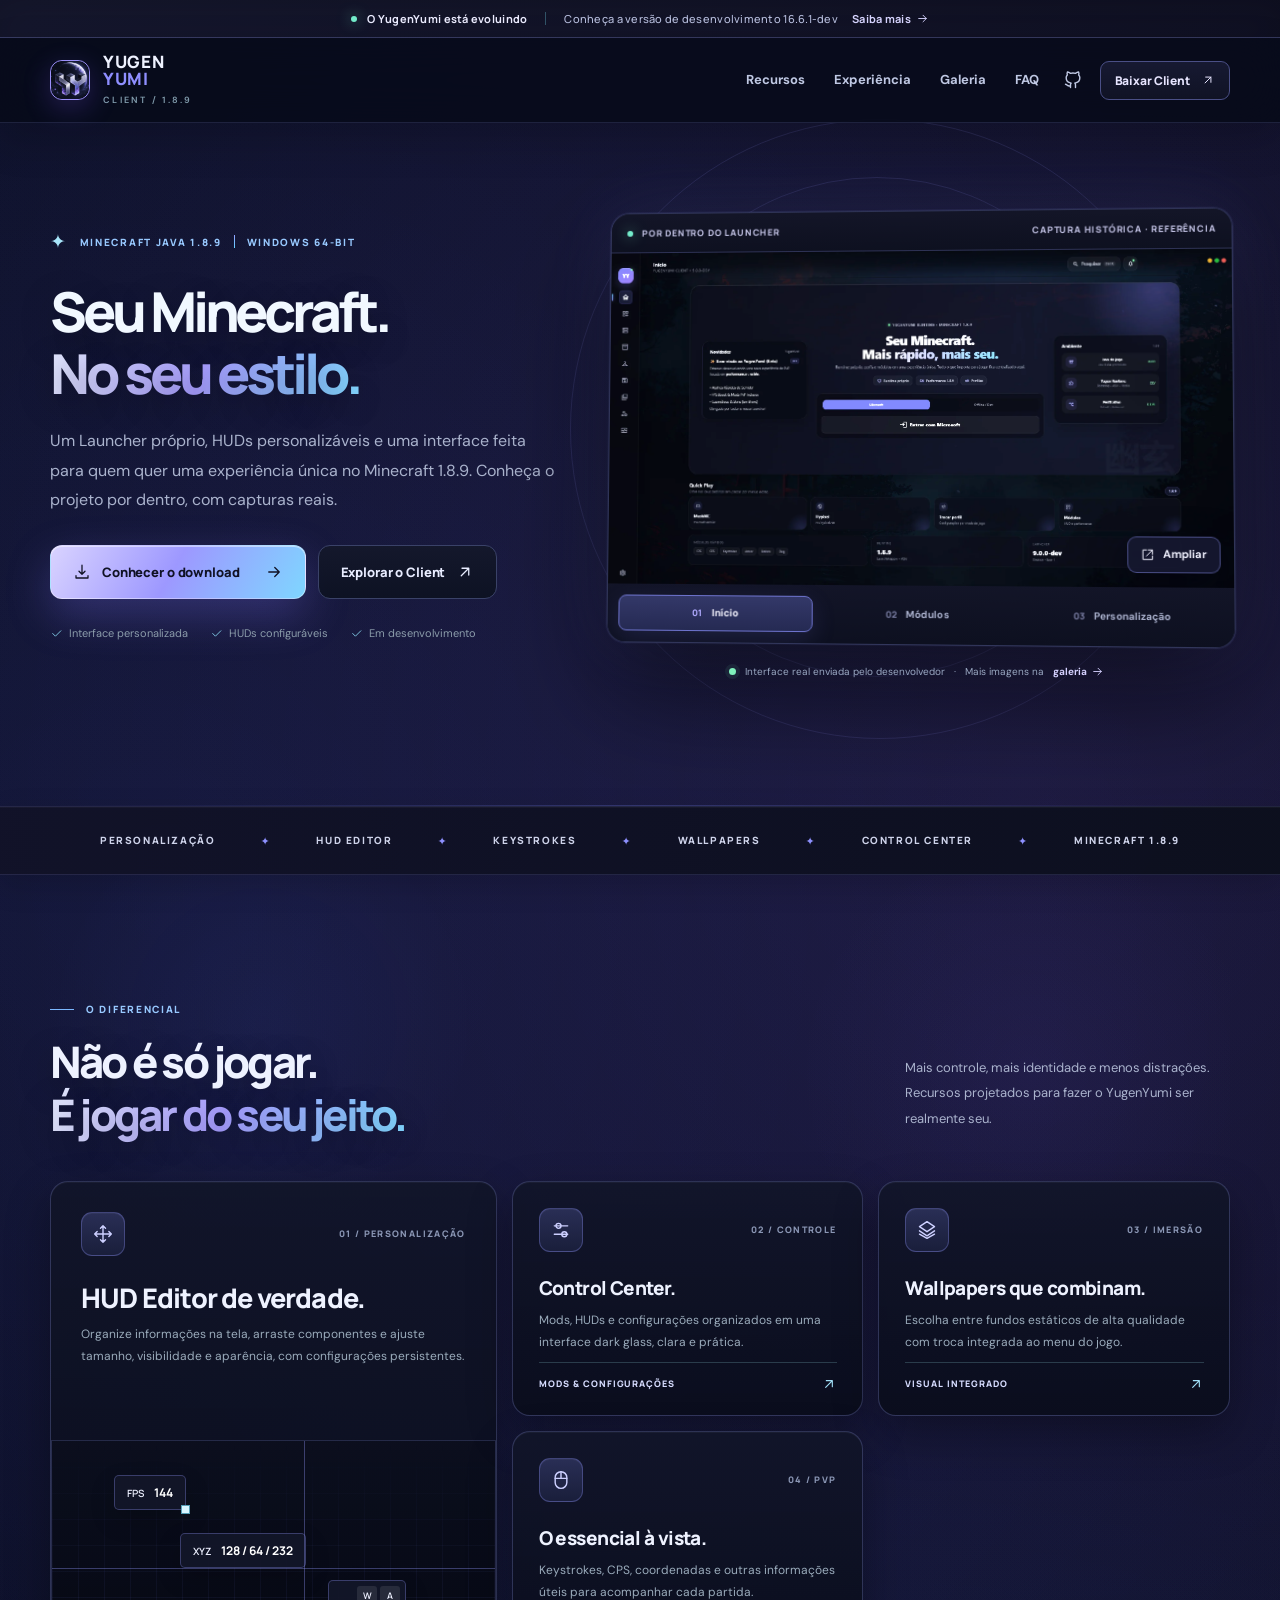
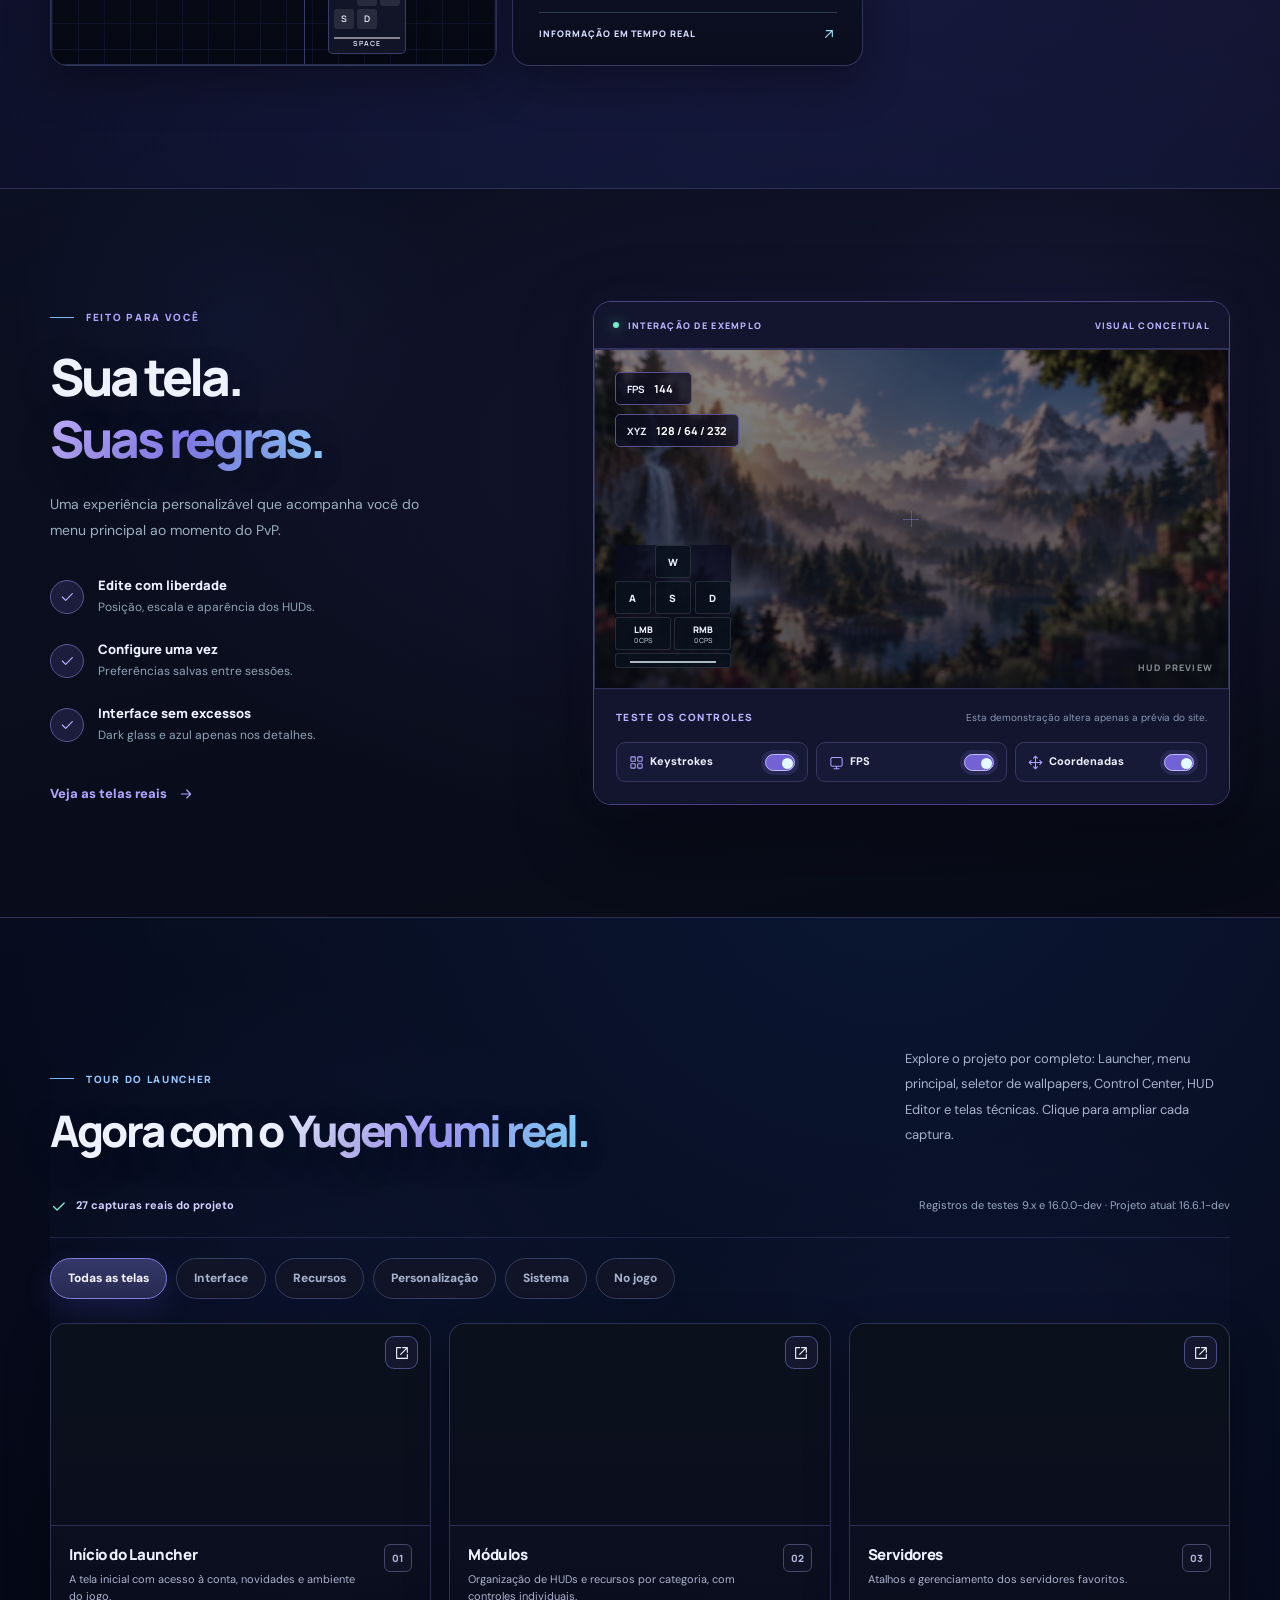
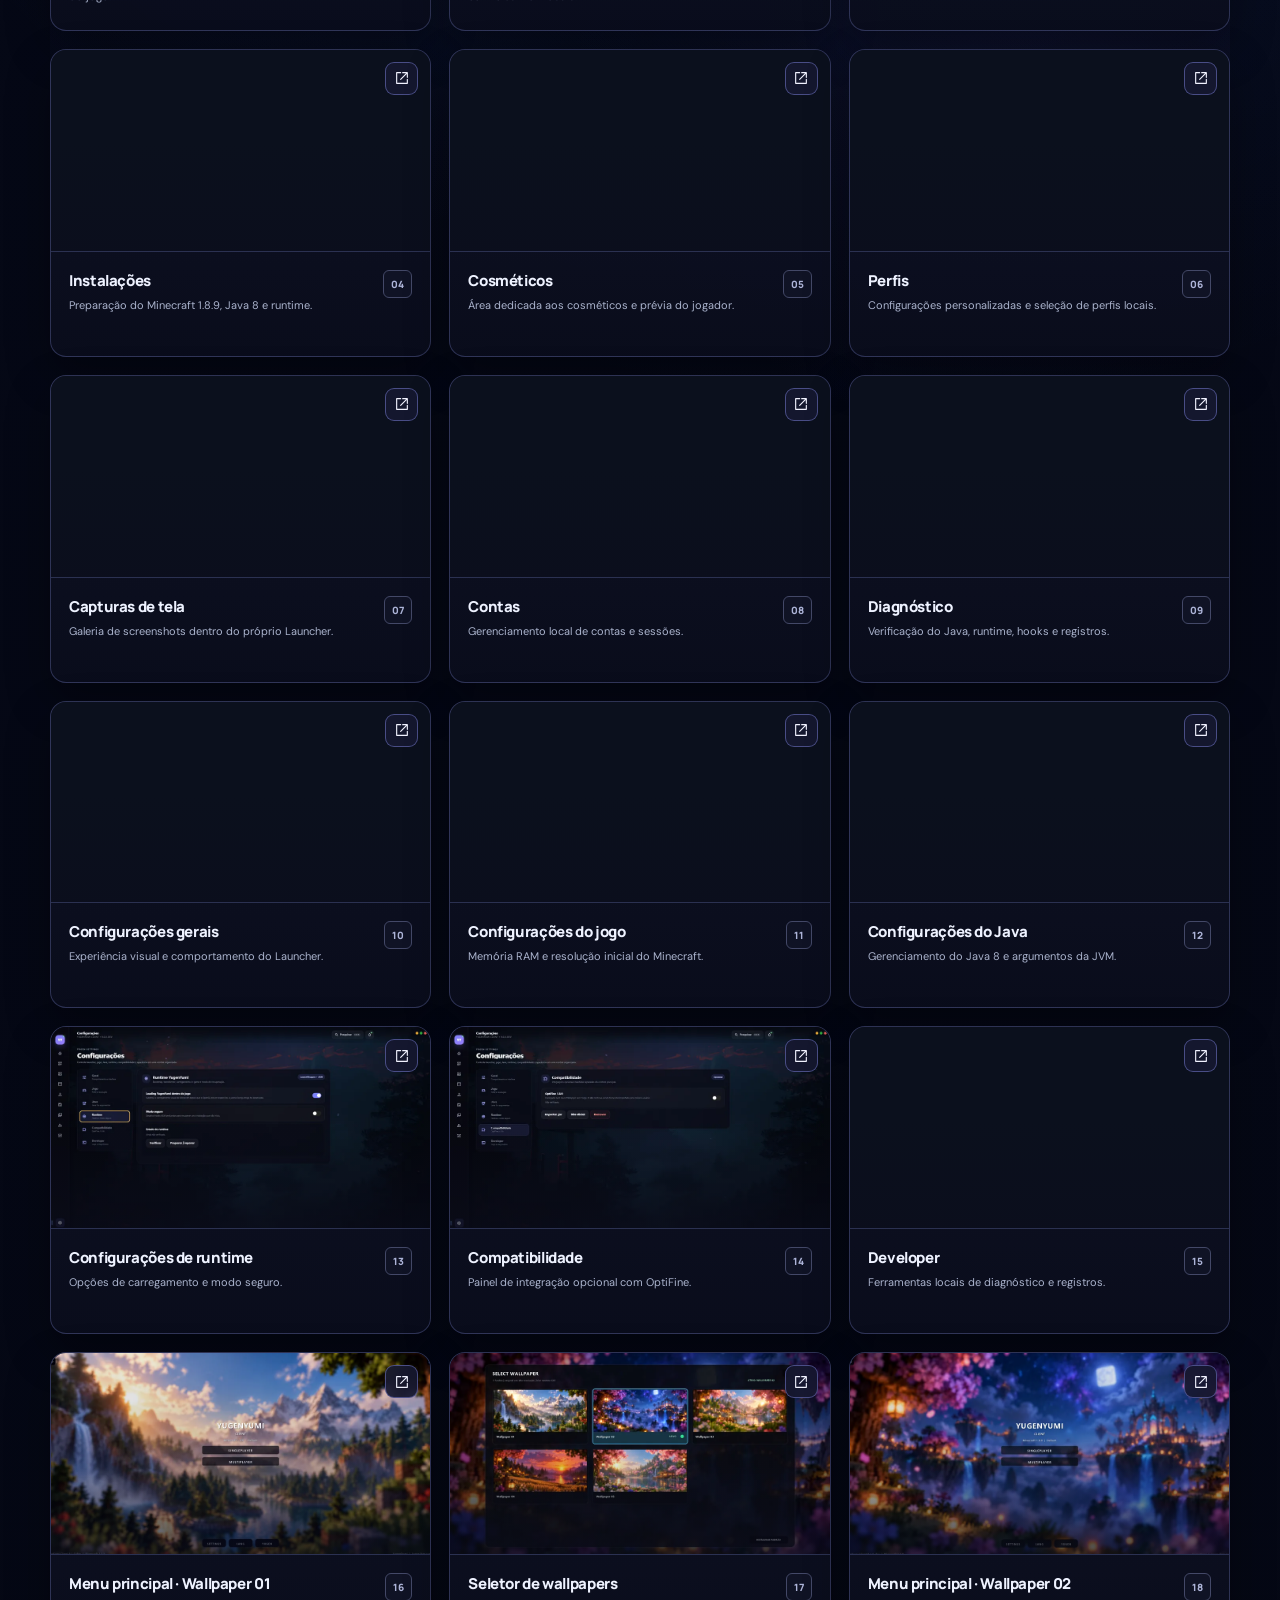
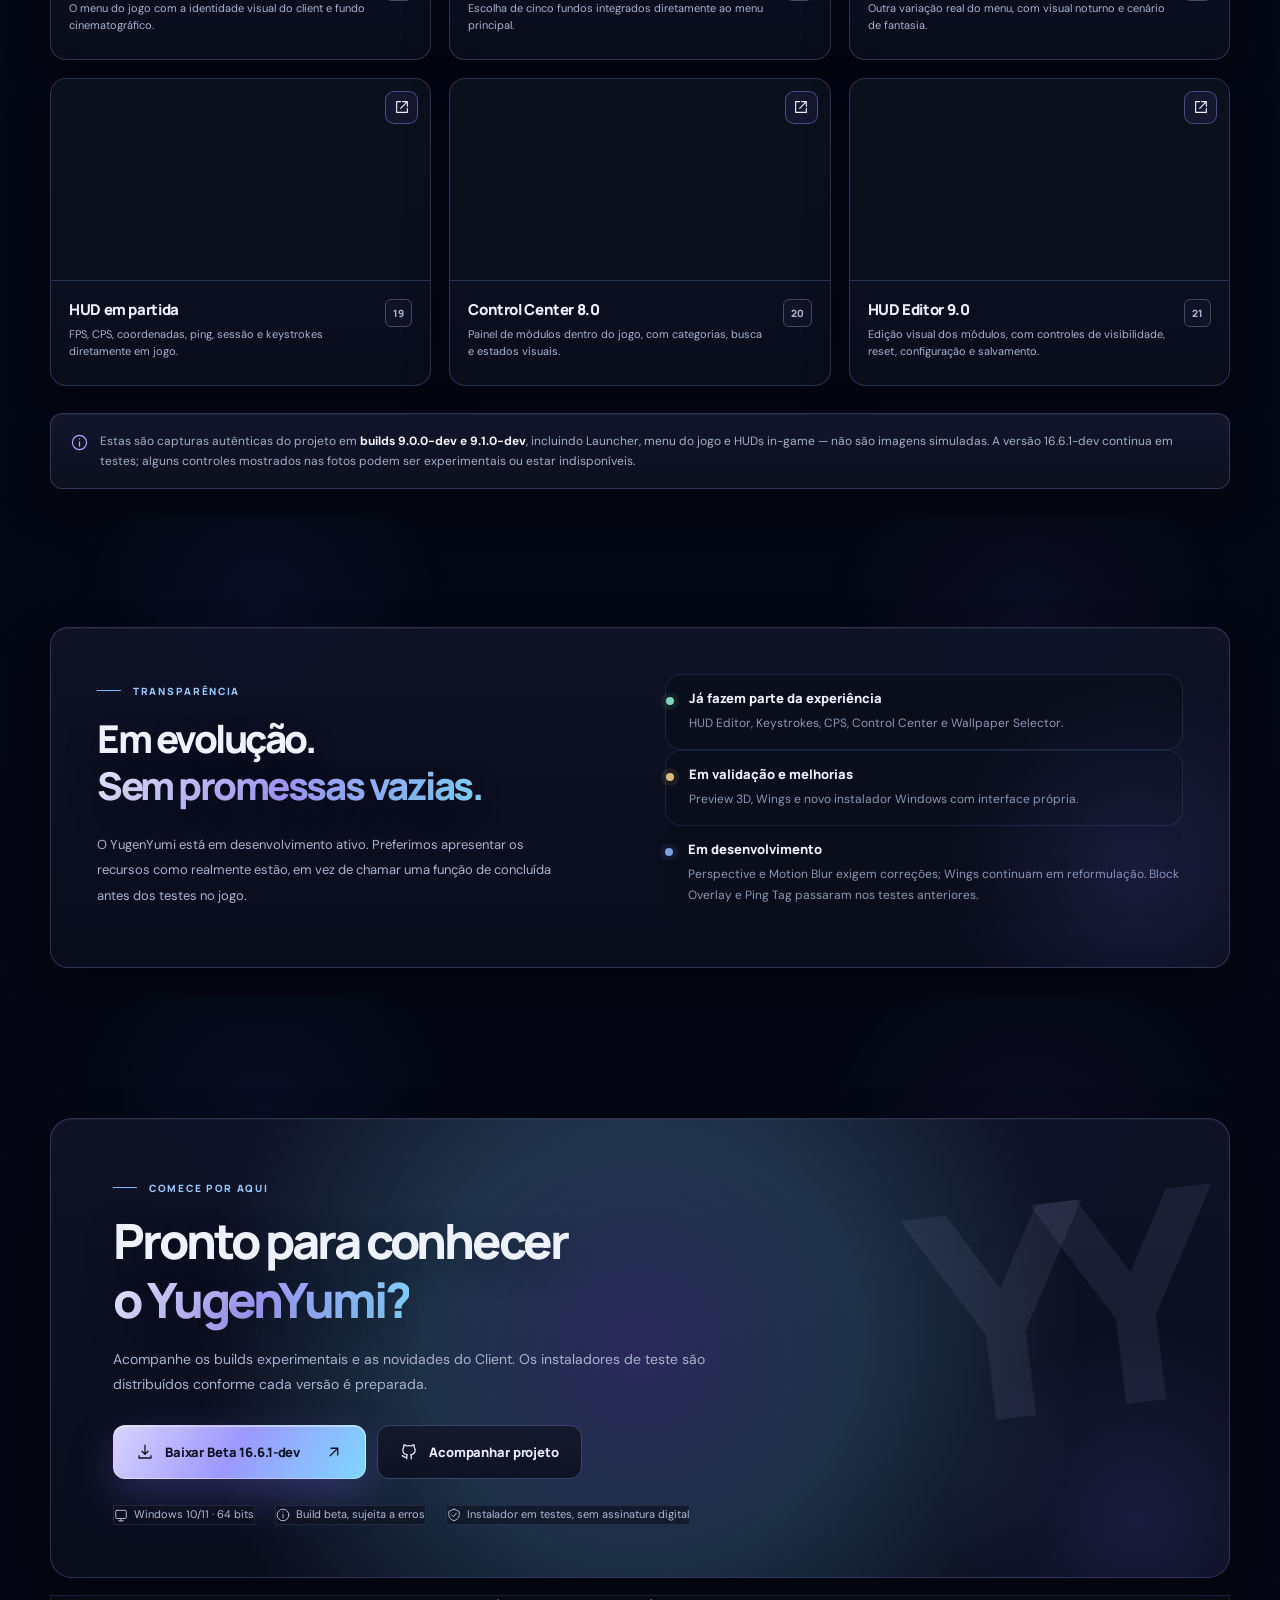
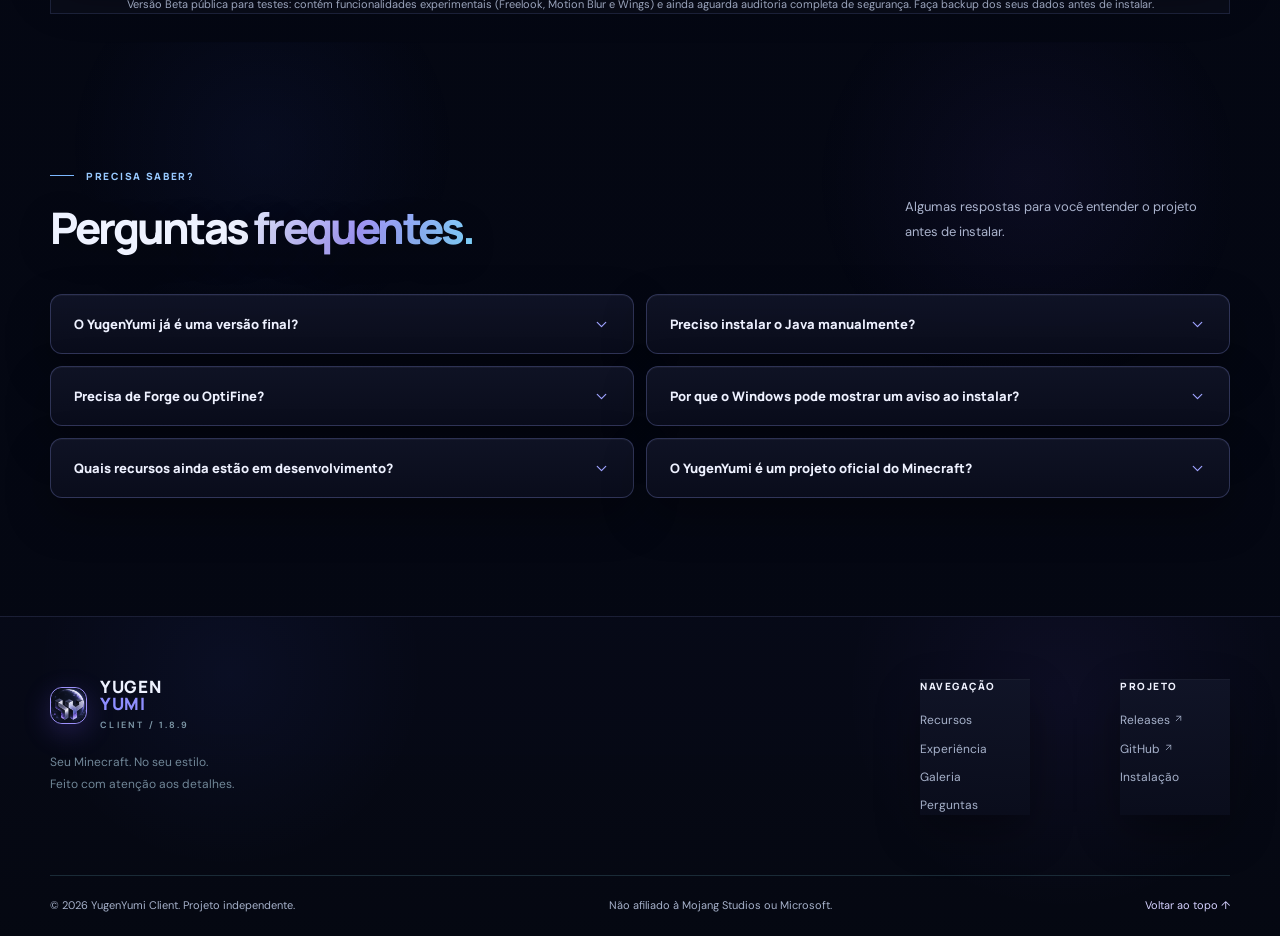
<file: site/index.html>
<!doctype html>
<html lang="pt-BR">
<head>
  <meta charset="utf-8">
  <meta name="viewport" content="width=device-width, initial-scale=1">
  <meta name="color-scheme" content="dark">
  <meta name="theme-color" content="#050816">
  <meta name="description" content="YugenYumi Client: uma experiência personalizada para Minecraft Java 1.8.9. Launcher, HUD Editor, Control Center, Keystrokes e wallpapers. Conheça a versão beta para Windows.">
  <meta property="og:type" content="website">
  <meta property="og:title" content="YugenYumi Client — Seu Minecraft. No seu estilo.">
  <meta property="og:description" content="Um client de Minecraft 1.8.9 em evolução, com interface própria, HUDs editáveis e uma identidade visual única.">
  <!-- Configure URLs absolutas og:image, og:url e canonical SOMENTE ao confirmar o dominio publico. -->
  <meta property="og:image:alt" content="Marca oficial YugenYumi: símbolo YY prateado, lua e reflexos roxos">
  <meta name="twitter:card" content="summary_large_image">
  <title>YugenYumi Client — Seu Minecraft. No seu estilo.</title>
  <link rel="icon" href="assets/yugenyumi-symbol.png" type="image/png">
  <link rel="stylesheet" href="styles.css">
  <script src="site-config.js?v=16.6.1-download-fix" defer></script>
  <script src="script.js?v=16.6.1-download-fix" defer></script>
</head>
<body>
  <svg xmlns="http://www.w3.org/2000/svg" class="icon-defs" aria-hidden="true" focusable="false">
    <symbol id="i-arrow" viewBox="0 0 24 24"><path d="M5 12h14m-6-6 6 6-6 6"/></symbol>
    <symbol id="i-arrow-up" viewBox="0 0 24 24"><path d="M7 17 17 7M8 7h9v9"/></symbol>
    <symbol id="i-download" viewBox="0 0 24 24"><path d="M12 3v12m-4-4 4 4 4-4M4 17v3h16v-3"/></symbol>
    <symbol id="i-grid" viewBox="0 0 24 24"><rect x="3" y="3" width="7" height="7" rx="1"/><rect x="14" y="3" width="7" height="7" rx="1"/><rect x="3" y="14" width="7" height="7" rx="1"/><rect x="14" y="14" width="7" height="7" rx="1"/></symbol>
    <symbol id="i-sliders" viewBox="0 0 24 24"><path d="M4 7h16M4 17h16"/><circle cx="9" cy="7" r="3"/><circle cx="16" cy="17" r="3"/></symbol>
    <symbol id="i-layers" viewBox="0 0 24 24"><path d="m12 2 9 6-9 6-9-6 9-6Zm-9 11 9 6 9-6M3 17l9 5 9-5"/></symbol>
    <symbol id="i-monitor" viewBox="0 0 24 24"><rect x="3" y="4" width="18" height="14" rx="2"/><path d="M8 22h8m-4-4v4"/></symbol>
    <symbol id="i-mouse" viewBox="0 0 24 24"><rect x="5" y="2" width="14" height="20" rx="7"/><path d="M12 2v8m-7 0h14"/></symbol>
    <symbol id="i-move" viewBox="0 0 24 24"><path d="m12 2 3 3m-3-3L9 5m3-3v20m0 0-3-3m3 3 3-3M2 12l3-3m-3 3 3 3m-3-3h20m0 0-3 3m3-3-3-3"/></symbol>
    <symbol id="i-shield" viewBox="0 0 24 24"><path d="m12 2 9 4v5c0 6-4 9-9 11-5-2-9-5-9-11V6l9-4Zm-4 10 3 3 5-6"/></symbol>
    <symbol id="i-chevron" viewBox="0 0 24 24"><path d="m6 9 6 6 6-6"/></symbol>
    <symbol id="i-github" viewBox="0 0 24 24"><path d="M9 19c-4 1-4-2-6-2m12 4v-3a3 3 0 0 0-.8-2.3c3-.3 6-1.4 6-6.3a5 5 0 0 0-1.4-3.5 4.6 4.6 0 0 0-.1-3.5s-1.3-.3-3.7 1.6a13 13 0 0 0-6 0C6.6 2.1 5.3 2.4 5.3 2.4a4.6 4.6 0 0 0-.1 3.5A5 5 0 0 0 3.8 9.4c0 4.9 3 6 6 6.3A3 3 0 0 0 9 18v3"/></symbol>
    <symbol id="i-check" viewBox="0 0 24 24"><path d="m5 12 5 5L20 7"/></symbol>
    <symbol id="i-spark" viewBox="0 0 24 24"><path d="m12 2 2.3 7.7L22 12l-7.7 2.3L12 22l-2.3-7.7L2 12l7.7-2.3L12 2Z"/></symbol>
    <symbol id="i-play" viewBox="0 0 24 24"><path d="m8 5 11 7-11 7V5Z"/></symbol>
    <symbol id="i-refresh" viewBox="0 0 24 24"><path d="M20 6v5h-5M4 18v-5h5M5 9a8 8 0 0 1 14-2l1 4M4 13l1 4a8 8 0 0 0 14-2"/></symbol>
    <symbol id="i-external" viewBox="0 0 24 24"><path d="M13 4h7v7m0-7-10 10M20 14v6H4V4h6"/></symbol>
    <symbol id="i-info" viewBox="0 0 24 24"><circle cx="12" cy="12" r="10"/><path d="M12 11v6m0-10h.01"/></symbol>
  </svg>

  <a class="skip-link" href="#conteudo">Pular para o conteúdo</a>
  <div class="announcement"><span class="announcement-dot"></span> <span>O YugenYumi está evoluindo</span><span class="announcement-sep"></span><span class="announcement-muted">Conheça a versão de desenvolvimento <span data-version>16.6.1-dev</span></span><a href="#download">Saiba mais <svg class="ico"><use href="#i-arrow"/></svg></a></div>

  <header class="site-header" id="topo">
    <nav class="nav-shell wrap" aria-label="Navegação principal">
      <a class="brand" href="#topo" aria-label="YugenYumi Client, início">
        <span class="brand-icon" aria-hidden="true"><img src="assets/yugenyumi-symbol.png" width="40" height="40" alt=""></span>
        <span class="brand-text">YUGEN<span>YUMI</span><small>CLIENT / 1.8.9</small></span>
      </a>
      <div class="nav-links" id="primary-navigation">
        <a href="#recursos">Recursos</a>
        <a href="#experiencia">Experiência</a>
        <a href="#galeria">Galeria</a>
        <a href="#perguntas">FAQ</a>
      </div>
      <div class="nav-actions">
        <a class="nav-github" data-repo-link href="https://github.com/carlosvcl/yugenyumi-site" target="_blank" rel="noopener noreferrer" aria-label="Repositório no GitHub"><svg class="ico"><use href="#i-github"/></svg></a>
        <a class="button button-small button-outline nav-cta" href="https://github.com/carlosvcl/yugenguimi-launcher/releases/download/v16.6.1-dev-beta/YugenYumi-Setup-16.6.1-dev-BETA.exe" target="_blank" rel="noopener noreferrer">Baixar Client <svg class="ico"><use href="#i-arrow-up"/></svg></a>
      </div>
      <button class="mobile-toggle" id="mobile-toggle" type="button" aria-expanded="false" aria-controls="primary-navigation" aria-label="Abrir menu"><span></span><span></span><span></span></button>
    </nav>
  </header>

  <main id="conteudo">
    <section class="hero wrap" aria-labelledby="hero-title">
      <div class="hero-glow" aria-hidden="true"></div>
      <div class="hero-copy">
        <div class="eyebrow"><span class="eyebrow-spark">✦</span> MINECRAFT JAVA 1.8.9 <span class="eyebrow-divider"></span> WINDOWS 64-BIT</div>
        <h1 id="hero-title">Seu Minecraft.<br><span>No seu estilo.</span></h1>
        <p>Um Launcher próprio, HUDs personalizáveis e uma interface feita para quem quer uma experiência única no Minecraft 1.8.9. Conheça o projeto por dentro, com capturas reais.</p>
        <div class="hero-ctas">
          <a class="button button-primary" href="#download"><svg class="ico"><use href="#i-download"/></svg> Conhecer o download <svg class="ico button-arrow"><use href="#i-arrow"/></svg></a>
          <a class="button button-soft" href="#experiencia">Explorar o Client <svg class="ico"><use href="#i-arrow-up"/></svg></a>
        </div>
        <div class="hero-facts"><span><svg class="ico"><use href="#i-check"/></svg> Interface personalizada</span><span><svg class="ico"><use href="#i-check"/></svg> HUDs configuráveis</span><span><svg class="ico"><use href="#i-check"/></svg> Em desenvolvimento</span></div>
      </div>

      <div class="hero-product hero-real" aria-label="Captura real do Launcher YugenYumi">
        <div class="hero-orbit orbit-one" aria-hidden="true"></div><div class="hero-orbit orbit-two" aria-hidden="true"></div>
        <div class="hero-capture-shell">
          <div class="capture-bar"><span><span class="live-dot"></span> POR DENTRO DO LAUNCHER</span><span>CAPTURA HISTÓRICA · REFERÊNCIA</span></div>
          <button class="hero-capture-open" type="button" id="hero-capture-open" aria-label="Ampliar captura da tela inicial">
            <img id="hero-capture-image" src="assets/screenshots/inicio.webp" width="1919" height="1029" fetchpriority="high" alt="Captura real da tela inicial do YugenYumi Launcher, com novidades, entrada Microsoft e ambiente" />
            <span class="capture-zoom"><svg class="ico"><use href="#i-external"/></svg> Ampliar</span>
          </button>
          <div class="capture-rail" aria-label="Selecionar demonstração">
            <button type="button" class="capture-tab active" data-hero-shot="0" aria-pressed="true"><span>01</span> Início</button>
            <button type="button" class="capture-tab" data-hero-shot="1" aria-pressed="false"><span>02</span> Módulos</button>
            <button type="button" class="capture-tab" data-hero-shot="9" aria-pressed="false"><span>03</span> Personalização</button>
          </div>
        </div>
        <div class="hero-real-caption"><span class="caption-pip"></span> Interface real enviada pelo desenvolvedor <span>·</span> Mais imagens na <a href="#galeria">galeria <svg class="ico"><use href="#i-arrow"/></svg></a></div>
      </div>
      <div class="hero-bottom-decoration" aria-hidden="true"></div>
    </section>

    <section class="mini-strip" aria-label="Destaques"><div class="strip-track"><span>PERSONALIZAÇÃO</span><b>✦</b><span>HUD EDITOR</span><b>✦</b><span>KEYSTROKES</span><b>✦</b><span>WALLPAPERS</span><b>✦</b><span>CONTROL CENTER</span><b>✦</b><span>MINECRAFT 1.8.9</span></div></section>

    <section class="section wrap" id="recursos" aria-labelledby="resources-title">
      <div class="section-heading reveal"><div><span class="section-kicker"><span class="kicker-line"></span> O DIFERENCIAL</span><h2 id="resources-title">Não é só jogar.<br><span>É jogar do seu jeito.</span></h2></div><p>Mais controle, mais identidade e menos distrações. Recursos projetados para fazer o YugenYumi ser realmente seu.</p></div>
      <div class="features-grid">
        <article class="feature feature-large reveal"><div class="feature-header"><span class="feature-icon"><svg class="ico"><use href="#i-move"/></svg></span><span class="feature-index">01 / PERSONALIZAÇÃO</span></div><h3>HUD Editor de verdade.</h3><p>Organize informações na tela, arraste componentes e ajuste tamanho, visibilidade e aparência, com configurações persistentes.</p><div class="hud-art" aria-hidden="true"><div class="hud-art-grid"></div><div class="hud-art-box box-fps">FPS <b>144</b><i class="handle"></i></div><div class="hud-art-box box-coord">XYZ <b>128 / 64 / 232</b></div><div class="hud-art-box box-wasd"><span>W</span><span>A</span><span>S</span><span>D</span><small>SPACE</small></div><span class="hud-art-guide v-guide"></span><span class="hud-art-guide h-guide"></span></div></article>
        <article class="feature reveal"><div class="feature-header"><span class="feature-icon"><svg class="ico"><use href="#i-sliders"/></svg></span><span class="feature-index">02 / CONTROLE</span></div><h3>Control Center.</h3><p>Mods, HUDs e configurações organizados em uma interface dark glass, clara e prática.</p><div class="feature-foot"><span>MODS & CONFIGURAÇÕES</span><svg class="ico"><use href="#i-arrow-up"/></svg></div></article>
        <article class="feature reveal"><div class="feature-header"><span class="feature-icon"><svg class="ico"><use href="#i-layers"/></svg></span><span class="feature-index">03 / IMERSÃO</span></div><h3>Wallpapers que combinam.</h3><p>Escolha entre fundos estáticos de alta qualidade com troca integrada ao menu do jogo.</p><div class="feature-foot"><span>VISUAL INTEGRADO</span><svg class="ico"><use href="#i-arrow-up"/></svg></div></article>
        <article class="feature reveal"><div class="feature-header"><span class="feature-icon"><svg class="ico"><use href="#i-mouse"/></svg></span><span class="feature-index">04 / PVP</span></div><h3>O essencial à vista.</h3><p>Keystrokes, CPS, coordenadas e outras informações úteis para acompanhar cada partida.</p><div class="feature-foot"><span>INFORMAÇÃO EM TEMPO REAL</span><svg class="ico"><use href="#i-arrow-up"/></svg></div></article>
      </div>
    </section>

    <section class="section experience-section" id="experiencia" aria-labelledby="experience-title">
      <div class="wrap experience-layout">
        <div class="experience-copy reveal"><span class="section-kicker"><span class="kicker-line"></span> FEITO PARA VOCÊ</span><h2 id="experience-title">Sua tela.<br><span>Suas regras.</span></h2><p>Uma experiência personalizável que acompanha você do menu principal ao momento do PvP.</p><div class="experience-points"><div><span class="point-check"><svg class="ico"><use href="#i-check"/></svg></span><span><strong>Edite com liberdade</strong><small>Posição, escala e aparência dos HUDs.</small></span></div><div><span class="point-check"><svg class="ico"><use href="#i-check"/></svg></span><span><strong>Configure uma vez</strong><small>Preferências salvas entre sessões.</small></span></div><div><span class="point-check"><svg class="ico"><use href="#i-check"/></svg></span><span><strong>Interface sem excessos</strong><small>Dark glass e azul apenas nos detalhes.</small></span></div></div><a class="text-link" href="#galeria">Veja as telas reais <svg class="ico"><use href="#i-arrow"/></svg></a></div>
        <div class="live-demo reveal"><div class="demo-header"><span class="demo-head-label"><span class="live-dot"></span> INTERAÇÃO DE EXEMPLO</span><span class="demo-head-right">VISUAL CONCEITUAL</span></div><div class="demo-screen"><div class="demo-landscape"></div><div class="demo-shade"></div><div class="crosshair" aria-hidden="true"></div><div class="demo-hud demo-fps" id="demo-fps">FPS <b>144</b></div><div class="demo-hud demo-xyz" id="demo-xyz">XYZ <b>128 / 64 / 232</b></div><div class="demo-keys" id="demo-keys"><div class="key-top"><span>W</span></div><div class="key-row"><span>A</span><span>S</span><span>D</span></div><div class="key-mouse"><span>LMB <small>0 CPS</small></span><span>RMB <small>0 CPS</small></span></div><div class="key-space"></div></div><div class="demo-mini-label">HUD PREVIEW</div></div><div class="demo-toolbar"><div class="toolbar-caption"><span>TESTE OS CONTROLES</span><small>Esta demonstração altera apenas a prévia do site.</small></div><div class="toggle-list"><label class="toggle-row"><span><svg class="ico"><use href="#i-grid"/></svg> Keystrokes</span><input type="checkbox" data-demo-target="demo-keys" checked><span class="toggle-switch"></span></label><label class="toggle-row"><span><svg class="ico"><use href="#i-monitor"/></svg> FPS</span><input type="checkbox" data-demo-target="demo-fps" checked><span class="toggle-switch"></span></label><label class="toggle-row"><span><svg class="ico"><use href="#i-move"/></svg> Coordenadas</span><input type="checkbox" data-demo-target="demo-xyz" checked><span class="toggle-switch"></span></label></div></div></div>
      </div>
    </section>

    <section class="section wrap gallery-section" id="galeria" aria-labelledby="gallery-title">
      <div class="section-heading reveal"><div><span class="section-kicker"><span class="kicker-line"></span> TOUR DO LAUNCHER</span><h2 id="gallery-title">Agora com o <span>YugenYumi real.</span></h2></div><p>Explore o projeto por completo: Launcher, menu principal, seletor de wallpapers, Control Center, HUD Editor e telas técnicas. Clique para ampliar cada captura.</p></div>
      <div class="gallery-topline reveal"><span class="gallery-verified"><svg class="ico" aria-hidden="true"><use href="#i-check"/></svg> 27 capturas reais do projeto</span><span>Registros de testes 9.x e 16.0.0-dev · Projeto atual: <span data-version>16.6.1-dev</span></span></div>
      <div class="gallery-filterbar reveal" role="group" aria-label="Filtrar capturas de tela"><button type="button" class="gallery-filter active" data-filter="todos" aria-pressed="true">Todas as telas</button>
<button type="button" class="gallery-filter" data-filter="interface" aria-pressed="false">Interface</button>
<button type="button" class="gallery-filter" data-filter="recursos" aria-pressed="false">Recursos</button>
<button type="button" class="gallery-filter" data-filter="personalizacao" aria-pressed="false">Personalização</button>
<button type="button" class="gallery-filter" data-filter="sistema" aria-pressed="false">Sistema</button>
<button type="button" class="gallery-filter" data-filter="jogo" aria-pressed="false">No jogo</button></div>
      <div class="shot-grid" id="shot-grid">
<a href="assets/screenshots/inicio.webp" class="shot-card reveal" data-category="interface" data-gallery-index="0" aria-label="Ver imagem ampliada: Início do Launcher">
  <span class="shot-media"><img src="assets/screenshots/inicio-thumb.webp" loading="lazy" decoding="async" width="960" height="515" alt="Tela Início do Launcher do YugenYumi Launcher" /><span class="shot-expand"><svg class="ico" aria-hidden="true"><use href="#i-external"/></svg></span></span>
  <span class="shot-text"><span><strong>Início do Launcher</strong><small>A tela inicial com acesso à conta, novidades e ambiente do jogo.</small></span><span class="shot-number">01</span></span>
</a>
<a href="assets/screenshots/modulos.webp" class="shot-card reveal" data-category="recursos" data-gallery-index="1" aria-label="Ver imagem ampliada: Módulos">
  <span class="shot-media"><img src="assets/screenshots/modulos-thumb.webp" loading="lazy" decoding="async" width="960" height="515" alt="Tela Módulos do YugenYumi Launcher" /><span class="shot-expand"><svg class="ico" aria-hidden="true"><use href="#i-external"/></svg></span></span>
  <span class="shot-text"><span><strong>Módulos</strong><small>Organização de HUDs e recursos por categoria, com controles individuais.</small></span><span class="shot-number">02</span></span>
</a>
<a href="assets/screenshots/servidores.webp" class="shot-card reveal" data-category="recursos" data-gallery-index="2" aria-label="Ver imagem ampliada: Servidores">
  <span class="shot-media"><img src="assets/screenshots/servidores-thumb.webp" loading="lazy" decoding="async" width="960" height="515" alt="Tela Servidores do YugenYumi Launcher" /><span class="shot-expand"><svg class="ico" aria-hidden="true"><use href="#i-external"/></svg></span></span>
  <span class="shot-text"><span><strong>Servidores</strong><small>Atalhos e gerenciamento dos servidores favoritos.</small></span><span class="shot-number">03</span></span>
</a>
<a href="assets/screenshots/instalacoes.webp" class="shot-card reveal" data-category="sistema" data-gallery-index="3" aria-label="Ver imagem ampliada: Instalações">
  <span class="shot-media"><img src="assets/screenshots/instalacoes-thumb.webp" loading="lazy" decoding="async" width="960" height="515" alt="Tela Instalações do YugenYumi Launcher" /><span class="shot-expand"><svg class="ico" aria-hidden="true"><use href="#i-external"/></svg></span></span>
  <span class="shot-text"><span><strong>Instalações</strong><small>Preparação do Minecraft 1.8.9, Java 8 e runtime.</small></span><span class="shot-number">04</span></span>
</a>
<a href="assets/screenshots/cosmeticos.webp" class="shot-card reveal" data-category="recursos" data-gallery-index="4" aria-label="Ver imagem ampliada: Cosméticos">
  <span class="shot-media"><img src="assets/screenshots/cosmeticos-thumb.webp" loading="lazy" decoding="async" width="960" height="515" alt="Tela Cosméticos do YugenYumi Launcher" /><span class="shot-expand"><svg class="ico" aria-hidden="true"><use href="#i-external"/></svg></span></span>
  <span class="shot-text"><span><strong>Cosméticos</strong><small>Área dedicada aos cosméticos e prévia do jogador.</small></span><span class="shot-number">05</span></span>
</a>
<a href="assets/screenshots/perfis.webp" class="shot-card reveal" data-category="personalizacao" data-gallery-index="5" aria-label="Ver imagem ampliada: Perfis">
  <span class="shot-media"><img src="assets/screenshots/perfis-thumb.webp" loading="lazy" decoding="async" width="960" height="515" alt="Tela Perfis do YugenYumi Launcher" /><span class="shot-expand"><svg class="ico" aria-hidden="true"><use href="#i-external"/></svg></span></span>
  <span class="shot-text"><span><strong>Perfis</strong><small>Configurações personalizadas e seleção de perfis locais.</small></span><span class="shot-number">06</span></span>
</a>
<a href="assets/screenshots/capturas.webp" class="shot-card reveal" data-category="recursos" data-gallery-index="6" aria-label="Ver imagem ampliada: Capturas de tela">
  <span class="shot-media"><img src="assets/screenshots/capturas-thumb.webp" loading="lazy" decoding="async" width="960" height="515" alt="Tela Capturas de tela do YugenYumi Launcher" /><span class="shot-expand"><svg class="ico" aria-hidden="true"><use href="#i-external"/></svg></span></span>
  <span class="shot-text"><span><strong>Capturas de tela</strong><small>Galeria de screenshots dentro do próprio Launcher.</small></span><span class="shot-number">07</span></span>
</a>
<a href="assets/screenshots/contas.webp" class="shot-card reveal" data-category="personalizacao" data-gallery-index="7" aria-label="Ver imagem ampliada: Contas">
  <span class="shot-media"><img src="assets/screenshots/contas-thumb.webp" loading="lazy" decoding="async" width="960" height="515" alt="Tela Contas do YugenYumi Launcher" /><span class="shot-expand"><svg class="ico" aria-hidden="true"><use href="#i-external"/></svg></span></span>
  <span class="shot-text"><span><strong>Contas</strong><small>Gerenciamento local de contas e sessões.</small></span><span class="shot-number">08</span></span>
</a>
<a href="assets/screenshots/diagnostico.webp" class="shot-card reveal" data-category="sistema" data-gallery-index="8" aria-label="Ver imagem ampliada: Diagnóstico">
  <span class="shot-media"><img src="assets/screenshots/diagnostico-thumb.webp" loading="lazy" decoding="async" width="960" height="515" alt="Tela Diagnóstico do YugenYumi Launcher" /><span class="shot-expand"><svg class="ico" aria-hidden="true"><use href="#i-external"/></svg></span></span>
  <span class="shot-text"><span><strong>Diagnóstico</strong><small>Verificação do Java, runtime, hooks e registros.</small></span><span class="shot-number">09</span></span>
</a>
<a href="assets/screenshots/config-geral.webp" class="shot-card reveal" data-category="personalizacao" data-gallery-index="9" aria-label="Ver imagem ampliada: Configurações gerais">
  <span class="shot-media"><img src="assets/screenshots/config-geral-thumb.webp" loading="lazy" decoding="async" width="960" height="515" alt="Tela Configurações gerais do YugenYumi Launcher" /><span class="shot-expand"><svg class="ico" aria-hidden="true"><use href="#i-external"/></svg></span></span>
  <span class="shot-text"><span><strong>Configurações gerais</strong><small>Experiência visual e comportamento do Launcher.</small></span><span class="shot-number">10</span></span>
</a>
<a href="assets/screenshots/config-jogo.webp" class="shot-card reveal" data-category="personalizacao" data-gallery-index="10" aria-label="Ver imagem ampliada: Configurações do jogo">
  <span class="shot-media"><img src="assets/screenshots/config-jogo-thumb.webp" loading="lazy" decoding="async" width="960" height="515" alt="Tela Configurações do jogo do YugenYumi Launcher" /><span class="shot-expand"><svg class="ico" aria-hidden="true"><use href="#i-external"/></svg></span></span>
  <span class="shot-text"><span><strong>Configurações do jogo</strong><small>Memória RAM e resolução inicial do Minecraft.</small></span><span class="shot-number">11</span></span>
</a>
<a href="assets/screenshots/config-java.webp" class="shot-card reveal" data-category="personalizacao" data-gallery-index="11" aria-label="Ver imagem ampliada: Configurações do Java">
  <span class="shot-media"><img src="assets/screenshots/config-java-thumb.webp" loading="lazy" decoding="async" width="960" height="515" alt="Tela Configurações do Java do YugenYumi Launcher" /><span class="shot-expand"><svg class="ico" aria-hidden="true"><use href="#i-external"/></svg></span></span>
  <span class="shot-text"><span><strong>Configurações do Java</strong><small>Gerenciamento do Java 8 e argumentos da JVM.</small></span><span class="shot-number">12</span></span>
</a>
<a href="assets/screenshots/config-runtime.webp" class="shot-card reveal" data-category="sistema" data-gallery-index="12" aria-label="Ver imagem ampliada: Configurações de runtime">
  <span class="shot-media"><img src="assets/screenshots/config-runtime-thumb.webp" loading="lazy" decoding="async" width="960" height="515" alt="Tela Configurações de runtime do YugenYumi Launcher" /><span class="shot-expand"><svg class="ico" aria-hidden="true"><use href="#i-external"/></svg></span></span>
  <span class="shot-text"><span><strong>Configurações de runtime</strong><small>Opções de carregamento e modo seguro.</small></span><span class="shot-number">13</span></span>
</a>
<a href="assets/screenshots/config-compatibilidade.webp" class="shot-card reveal" data-category="sistema" data-gallery-index="13" aria-label="Ver imagem ampliada: Compatibilidade">
  <span class="shot-media"><img src="assets/screenshots/config-compatibilidade-thumb.webp" loading="lazy" decoding="async" width="960" height="515" alt="Tela Compatibilidade do YugenYumi Launcher" /><span class="shot-expand"><svg class="ico" aria-hidden="true"><use href="#i-external"/></svg></span></span>
  <span class="shot-text"><span><strong>Compatibilidade</strong><small>Painel de integração opcional com OptiFine.</small></span><span class="shot-number">14</span></span>
</a>
<a href="assets/screenshots/config-developer.webp" class="shot-card reveal" data-category="sistema" data-gallery-index="14" aria-label="Ver imagem ampliada: Developer">
  <span class="shot-media"><img src="assets/screenshots/config-developer-thumb.webp" loading="lazy" decoding="async" width="960" height="515" alt="Tela Developer do YugenYumi Launcher" /><span class="shot-expand"><svg class="ico" aria-hidden="true"><use href="#i-external"/></svg></span></span>
  <span class="shot-text"><span><strong>Developer</strong><small>Ferramentas locais de diagnóstico e registros.</small></span><span class="shot-number">15</span></span>
</a>
<a href="assets/screenshots/menu-wallpaper-01.webp" class="shot-card reveal" data-category="jogo" data-gallery-index="15" aria-label="Ver imagem ampliada: Menu principal com wallpaper 01">
  <span class="shot-media"><img src="assets/screenshots/menu-wallpaper-01-thumb.webp" loading="lazy" decoding="async" width="960" height="540" alt="Menu principal do YugenYumi com wallpaper panorâmico de montanhas e cachoeira" /><span class="shot-expand"><svg class="ico" aria-hidden="true"><use href="#i-external"/></svg></span></span>
  <span class="shot-text"><span><strong>Menu principal · Wallpaper 01</strong><small>O menu do jogo com a identidade visual do client e fundo cinematográfico.</small></span><span class="shot-number">16</span></span>
</a>
<a href="assets/screenshots/wallpaper-selector.webp" class="shot-card reveal" data-category="jogo" data-gallery-index="16" aria-label="Ver imagem ampliada: Seletor de wallpapers">
  <span class="shot-media"><img src="assets/screenshots/wallpaper-selector-thumb.webp" loading="lazy" decoding="async" width="960" height="540" alt="Janela do seletor de wallpapers do YugenYumi com cinco opções de fundo" /><span class="shot-expand"><svg class="ico" aria-hidden="true"><use href="#i-external"/></svg></span></span>
  <span class="shot-text"><span><strong>Seletor de wallpapers</strong><small>Escolha de cinco fundos integrados diretamente ao menu principal.</small></span><span class="shot-number">17</span></span>
</a>
<a href="assets/screenshots/menu-wallpaper-02.webp" class="shot-card reveal" data-category="jogo" data-gallery-index="17" aria-label="Ver imagem ampliada: Menu principal com wallpaper 02">
  <span class="shot-media"><img src="assets/screenshots/menu-wallpaper-02-thumb.webp" loading="lazy" decoding="async" width="960" height="540" alt="Menu principal do YugenYumi com wallpaper noturno de ilhas flutuantes" /><span class="shot-expand"><svg class="ico" aria-hidden="true"><use href="#i-external"/></svg></span></span>
  <span class="shot-text"><span><strong>Menu principal · Wallpaper 02</strong><small>Outra variação real do menu, com visual noturno e cenário de fantasia.</small></span><span class="shot-number">18</span></span>
</a>
<a href="assets/screenshots/ingame-hud.webp" class="shot-card reveal" data-category="jogo" data-gallery-index="18" aria-label="Ver imagem ampliada: HUD no jogo">
  <span class="shot-media"><img src="assets/screenshots/ingame-hud-thumb.webp" loading="lazy" decoding="async" width="960" height="540" alt="Captura dentro do Minecraft com HUDs de FPS, CPS, coordenadas, ping e keystrokes" /><span class="shot-expand"><svg class="ico" aria-hidden="true"><use href="#i-external"/></svg></span></span>
  <span class="shot-text"><span><strong>HUD em partida</strong><small>FPS, CPS, coordenadas, ping, sessão e keystrokes diretamente em jogo.</small></span><span class="shot-number">19</span></span>
</a>
<a href="assets/screenshots/control-center-hud.webp" class="shot-card reveal" data-category="jogo" data-gallery-index="19" aria-label="Ver imagem ampliada: Control Center in-game">
  <span class="shot-media"><img src="assets/screenshots/control-center-hud-thumb.webp" loading="lazy" decoding="async" width="960" height="540" alt="Control Center 8.0 do YugenYumi aberto dentro do jogo mostrando módulos HUD" /><span class="shot-expand"><svg class="ico" aria-hidden="true"><use href="#i-external"/></svg></span></span>
  <span class="shot-text"><span><strong>Control Center 8.0</strong><small>Painel de módulos dentro do jogo, com categorias, busca e estados visuais.</small></span><span class="shot-number">20</span></span>
</a>
<a href="assets/screenshots/hud-editor.webp" class="shot-card reveal" data-category="jogo" data-gallery-index="20" aria-label="Ver imagem ampliada: HUD Editor 9.0">
  <span class="shot-media"><img src="assets/screenshots/hud-editor-thumb.webp" loading="lazy" decoding="async" width="960" height="540" alt="HUD Editor 9.0 do YugenYumi com elementos reposicionáveis sobre o jogo" /><span class="shot-expand"><svg class="ico" aria-hidden="true"><use href="#i-external"/></svg></span></span>
  <span class="shot-text"><span><strong>HUD Editor 9.0</strong><small>Edição visual dos módulos, com controles de visibilidade, reset, configuração e salvamento.</small></span><span class="shot-number">21</span></span>
</a>

      </div>
      <div class="gallery-bottom-note reveal"><svg class="ico" aria-hidden="true"><use href="#i-info"/></svg> <p>Estas são capturas autênticas do projeto em <strong>builds 9.0.0-dev e 9.1.0-dev</strong>, incluindo Launcher, menu do jogo e HUDs in-game — não são imagens simuladas. A versão <span data-version>16.6.1-dev</span> continua em testes; alguns controles mostrados nas fotos podem ser experimentais ou estar indisponíveis.</p></div>
    </section>
    <dialog class="shot-dialog" id="shot-dialog" aria-label="Visualização ampliada das capturas">
      <div class="dialog-head"><div><span>YUGENYUMI / LAUNCHER</span><strong id="dialog-title">Captura de tela</strong></div><button class="dialog-close" id="dialog-close" type="button" aria-label="Fechar imagem">✕</button></div>
      <div class="dialog-image-wrap"><button class="dialog-arrow prev" id="dialog-prev" type="button" aria-label="Imagem anterior">‹</button><img id="dialog-image" alt="" width="1919" height="1029"/><button class="dialog-arrow next" id="dialog-next" type="button" aria-label="Próxima imagem">›</button></div>
      <div class="dialog-foot"><span id="dialog-description"></span><span id="dialog-count">01 / 21</span></div>
    </dialog>

    <section class="section wrap status-section" aria-labelledby="status-title"><div class="status-panel reveal"><div class="status-intro"><span class="section-kicker"><span class="kicker-line"></span> TRANSPARÊNCIA</span><h2 id="status-title">Em evolução.<br><span>Sem promessas vazias.</span></h2><p>O YugenYumi está em desenvolvimento ativo. Preferimos apresentar os recursos como realmente estão, em vez de chamar uma função de concluída antes dos testes no jogo.</p></div><div class="status-list"><div><span class="status-indicator ready"></span><span><strong>Já fazem parte da experiência</strong><small>HUD Editor, Keystrokes, CPS, Control Center e Wallpaper Selector.</small></span></div><div><span class="status-indicator testing"></span><span><strong>Em validação e melhorias</strong><small>Preview 3D, Wings e novo instalador Windows com interface própria.</small></span></div><div><span class="status-indicator planned"></span><span><strong>Em desenvolvimento</strong><small>Perspective e Motion Blur exigem correções; Wings continuam em reformulação. Block Overlay e Ping Tag passaram nos testes anteriores.</small></span></div></div></div></section>

    <section class="section wrap download-section" id="download" aria-labelledby="download-title"><div class="download-panel reveal"><div class="download-light" aria-hidden="true"></div><div class="download-content"><span class="section-kicker"><span class="kicker-line"></span> COMECE POR AQUI</span><h2 id="download-title">Pronto para conhecer<br><span>o YugenYumi?</span></h2><p>Acompanhe os builds experimentais e as novidades do Client. Os instaladores de teste são distribuídos conforme cada versão é preparada.</p><div class="download-actions"><a class="button button-primary" data-release-link href="https://github.com/carlosvcl/yugenguimi-launcher/releases/download/v16.6.1-dev-beta/YugenYumi-Setup-16.6.1-dev-BETA.exe" target="_blank" rel="noopener noreferrer"><svg class="ico"><use href="#i-download"/></svg> Baixar Beta 16.6.1-dev <svg class="ico button-arrow"><use href="#i-arrow-up"/></svg></a><a class="button button-soft" data-repo-link href="https://github.com/carlosvcl/yugenyumi-site" target="_blank" rel="noopener noreferrer"><svg class="ico"><use href="#i-github"/></svg> Acompanhar projeto</a></div><div class="download-meta"><span><svg class="ico"><use href="#i-monitor"/></svg> Windows 10/11 · 64 bits</span><span><svg class="ico"><use href="#i-info"/></svg> Build beta, sujeita a erros</span><span><svg class="ico"><use href="#i-shield"/></svg> Instalador em testes, sem assinatura digital</span></div></div><div class="download-watermark" aria-hidden="true">YY</div></div><p class="release-notice">Versão Beta pública para testes: contém funcionalidades experimentais (Freelook, Motion Blur e Wings) e ainda aguarda auditoria completa de segurança. Faça backup dos seus dados antes de instalar.</p></section>

    <section class="section wrap faq-section" id="perguntas" aria-labelledby="faq-title"><div class="section-heading reveal"><div><span class="section-kicker"><span class="kicker-line"></span> PRECISA SABER?</span><h2 id="faq-title">Perguntas <span>frequentes.</span></h2></div><p>Algumas respostas para você entender o projeto antes de instalar.</p></div><div class="faq-list reveal"><details><summary>O YugenYumi já é uma versão final?<svg class="ico"><use href="#i-chevron"/></svg></summary><p>Não. A versão <span data-version>16.6.1-dev</span> é de desenvolvimento. Algumas funções ainda estão sendo implementadas, corrigidas ou validadas no Minecraft real.</p></details><details><summary>Preciso instalar o Java manualmente?<svg class="ico"><use href="#i-chevron"/></svg></summary><p>O Launcher foi projetado para preparar o Java 8 de 64 bits e os arquivos necessários. Na primeira inicialização, é necessário acesso à internet para obter dependências que ainda não estão no cache.</p></details><details><summary>Precisa de Forge ou OptiFine?<svg class="ico"><use href="#i-chevron"/></svg></summary><p>O Client utiliza sua própria arquitetura para o Minecraft 1.8.9 e não exige Forge para os recursos integrados. A integração com OptiFine não deve ser presumida como ativa nas builds atuais.</p></details><details><summary>Por que o Windows pode mostrar um aviso ao instalar?<svg class="ico"><use href="#i-chevron"/></svg></summary><p>Os instaladores beta ainda não possuem assinatura digital de publicação. Por isso, o Windows pode apresentar alertas. Baixe apenas de uma fonte confiável e confirme os arquivos/checksums divulgados junto à versão.</p></details><details><summary>Quais recursos ainda estão em desenvolvimento?<svg class="ico"><use href="#i-chevron"/></svg></summary><p>Perspective, Motion Blur, Wings e Preview 3D ainda precisam de melhorias e validação na 16.6.1-dev. Block Overlay, Armor Status, Item Status e outros módulos foram aprovados nos testes Windows anteriores.</p></details><details><summary>O YugenYumi é um projeto oficial do Minecraft?<svg class="ico"><use href="#i-chevron"/></svg></summary><p>Não. YugenYumi é um projeto independente, sem afiliação ou endosso da Mojang Studios ou da Microsoft.</p></details></div></section>
  </main>

  <footer class="site-footer"><div class="wrap footer-main"><div><a class="brand footer-brand" href="#topo" aria-label="Voltar ao início"><span class="brand-icon" aria-hidden="true"><img src="assets/yugenyumi-symbol.png" width="40" height="40" alt=""></span><span class="brand-text">YUGEN<span>YUMI</span><small>CLIENT / 1.8.9</small></span></a><p>Seu Minecraft. No seu estilo.<br>Feito com atenção aos detalhes.</p></div><div class="footer-nav"><div><strong>NAVEGAÇÃO</strong><a href="#recursos">Recursos</a><a href="#experiencia">Experiência</a><a href="#galeria">Galeria</a><a href="#perguntas">Perguntas</a></div><div><strong>PROJETO</strong><a href="https://github.com/carlosvcl/yugenguimi-launcher/releases/tag/v16.6.1-dev-beta" target="_blank" rel="noopener noreferrer">Releases <svg class="ico"><use href="#i-arrow-up"/></svg></a><a data-repo-link href="https://github.com/carlosvcl/yugenyumi-site" target="_blank" rel="noopener noreferrer">GitHub <svg class="ico"><use href="#i-arrow-up"/></svg></a><a href="#download">Instalação</a></div></div></div><div class="wrap footer-bottom"><span>© <span id="copyright-year">2026</span> YugenYumi Client. Projeto independente.</span><span>Não afiliado à Mojang Studios ou Microsoft.</span><a href="#topo">Voltar ao topo ↑</a></div></footer>
</body>
</html>
</file>
<file: site/styles.css>
@import url('https://fonts.googleapis.com/css2?family=DM+Sans:wght@400;500;600;700&family=Manrope:wght@400;500;600;700;800&display=swap');
:root{--bg:#060c14;--bg-deep:#040810;--surface:#0b1420;--card:#0d1824;--border:#1e2d3a;--border-light:#344959;--white:#eff7ff;--muted:#94a7b7;--muted-2:#627787;--accent:#6dc7e9;--accent-bright:#99e7ff;--accent-dark:#102b3b;--shadow:0 28px 85px rgba(0,0,0,.4);--radius:22px;--font-head:'Manrope',system-ui,-apple-system,'Segoe UI',sans-serif;--font-body:'DM Sans',system-ui,-apple-system,'Segoe UI',sans-serif}
*{box-sizing:border-box}html{scroll-behavior:smooth;scroll-padding-top:98px}body{margin:0;color:var(--white);background:var(--bg);font-family:var(--font-body);font-size:15px;line-height:1.6;overflow-x:hidden}body:before{content:'';position:absolute;inset:0 0 auto;height:1000px;pointer-events:none;background:radial-gradient(ellipse 50% 35% at 80% 19%,rgba(38,112,153,.12),transparent 80%);z-index:-1}::selection{background:#4387a3;color:white}a{color:inherit;text-decoration:none}button,input{font:inherit}button{cursor:pointer}button:focus-visible,a:focus-visible,input:focus-visible,summary:focus-visible{outline:2px solid var(--accent-bright);outline-offset:4px}img{display:block;max-width:100%}.ico{width:20px;height:20px;display:inline-block;flex:none;fill:none;stroke:currentColor;stroke-width:1.7;stroke-linecap:round;stroke-linejoin:round}.icon-defs{position:absolute;width:0;height:0;overflow:hidden}.wrap{width:min(1180px,calc(100% - 72px));margin-inline:auto}.skip-link{position:fixed;top:-100px;left:20px;z-index:500;padding:12px 18px;border-radius:10px;background:var(--accent);color:#08202e;font-weight:800}.skip-link:focus{top:18px}.announcement{height:38px;background:#0d2332;border-bottom:1px solid #193a4c;display:flex;align-items:center;justify-content:center;gap:10px;font:700 11px var(--font-head);letter-spacing:.025em;color:#d1edfa}.announcement-dot,.live-dot{display:inline-block;width:6px;height:6px;border-radius:50%;background:#69e9d4;box-shadow:0 0 12px #69e9d48c}.announcement-muted{color:#91b9cb;font-weight:500}.announcement-sep{width:1px;height:13px;background:#315367;margin-inline:8px}.announcement a{display:flex;align-items:center;gap:5px;margin-left:4px;color:#aee8ff}.announcement .ico{width:13px;height:13px}
.site-header{position:sticky;top:0;z-index:60;background:rgba(6,12,20,.84);border-bottom:1px solid rgba(107,157,182,.13);backdrop-filter:blur(22px);-webkit-backdrop-filter:blur(22px)}.nav-shell{height:84px;display:flex;align-items:center;justify-content:space-between;gap:24px}.brand{display:inline-flex;align-items:center;gap:13px;white-space:nowrap}.brand-icon{height:40px;width:40px;display:flex;align-items:center;justify-content:center;position:relative;border-radius:12px;background:linear-gradient(142deg,#1d495f,#0a1825 72%);border:1px solid #447d96;color:#d7f2ff;box-shadow:inset 0 1px 0 #ffffff1b,0 6px 25px #4bc9f412;font:800 20px var(--font-head);letter-spacing:-.19em;padding-right:4px}.brand-icon span:nth-child(2){color:#70d4f8;transform:translateX(1px)}.brand-text{display:flex;flex-direction:column;font:800 17px/.95 var(--font-head);letter-spacing:.04em}.brand-text>span{color:var(--accent)}.brand-text small{font:600 9px var(--font-body);letter-spacing:.25em;color:#829dad;margin-top:7px}.nav-links{display:flex;gap:29px;align-items:center;margin-left:auto}.nav-links a{font-weight:700;font-size:13px;color:#a7b9c5;transition:color .2s}.nav-links a:hover,.nav-links a.active{color:#effbff}.nav-actions{display:flex;align-items:center;gap:17px}.nav-github{display:grid;place-items:center;color:#b4c9d7;transition:color .2s}.nav-github:hover{color:var(--accent-bright)}.mobile-toggle{display:none;border:1px solid var(--border);border-radius:11px;width:42px;height:42px;background:#101d2b;color:var(--white);align-items:center;justify-content:center;flex-direction:column;gap:5px}.mobile-toggle span{width:18px;height:2px;background:currentColor;border-radius:3px;transition:transform .2s,opacity .2s}.mobile-toggle[aria-expanded=true] span:first-child{transform:translateY(7px) rotate(45deg)}.mobile-toggle[aria-expanded=true] span:nth-child(2){opacity:0}.mobile-toggle[aria-expanded=true] span:last-child{transform:translateY(-7px) rotate(-45deg)}
.button{min-height:54px;display:inline-flex;align-items:center;justify-content:center;gap:11px;padding:0 22px;font:800 13px var(--font-head);letter-spacing:-.01em;border-radius:12px;border:1px solid transparent;transition:transform .23s,border-color .23s,background .23s,box-shadow .23s;white-space:nowrap}.button .ico{width:18px;height:18px}.button:hover{transform:translateY(-2px)}.button-primary{background:linear-gradient(130deg,#b2eeff 0%,#75cce9 56%,#5eafd5 100%);color:#051823;box-shadow:0 10px 32px #449cbe24;border-color:#baf4ff67}.button-primary:hover{box-shadow:0 14px 38px #449cbe45}.button-soft{background:#111d2a;color:#d8e7ef;border-color:#31404d}.button-soft:hover{border-color:#6a94a7;background:#172a39}.button-outline{border-color:#325369;background:#112634;color:#bbecfb}.button-outline:hover{background:#1a3949}.button-small{min-height:39px;padding:0 14px;font-size:12px;border-radius:9px}.button-small .ico{width:14px;height:14px}.button-arrow{margin-left:14px}
/* Hero */
.hero{min-height:665px;display:grid;grid-template-columns:minmax(430px,.92fr) minmax(0,1.08fr);align-items:center;gap:20px;position:relative;padding-top:68px;padding-bottom:98px}.hero-glow{position:absolute;inset:-80px 0 0 27%;z-index:-1;pointer-events:none;background:radial-gradient(ellipse at 45% 45%,rgba(26,108,152,.15),transparent 60%)}.hero-copy{position:relative;z-index:2;padding-bottom:25px}.eyebrow,.section-kicker{display:inline-flex;align-items:center;gap:12px;color:#86cbec;font:800 10px var(--font-head);letter-spacing:.17em;text-transform:uppercase}.eyebrow-spark{color:#a8e5fa;font-size:19px;line-height:1}.eyebrow-divider{height:13px;width:1px;background:#4e6678}.hero h1{margin:25px 0 22px;font:800 clamp(42px,4.3vw,65px)/1.13 var(--font-head);letter-spacing:-.073em;color:#f1f8ff}.hero h1 span,.section h2 span{background:linear-gradient(125deg,#a9ebff,#5cb3d8 80%);color:transparent;background-clip:text;-webkit-background-clip:text}.hero-copy>p{max-width:510px;color:#a4b4c2;font-size:16px;line-height:1.83;margin:0}.hero-ctas{display:flex;flex-wrap:wrap;gap:12px;margin-top:31px}.hero-facts{display:flex;flex-wrap:wrap;gap:12px 22px;margin-top:26px;color:#8b9caa;font-size:11px}.hero-facts span{display:inline-flex;align-items:center;gap:6px}.hero-facts .ico{width:13px;height:13px;color:#83d0ea}.hero-product{position:relative;min-height:465px;display:flex;align-items:center;padding:20px 10px 30px 0}.hero-orbit{position:absolute;z-index:0;border-radius:50%;border:1px solid #30587429;pointer-events:none}.orbit-one{width:500px;height:500px;left:23px;top:-14px}.orbit-two{width:620px;height:620px;left:-34px;top:-72px}.product-window{position:relative;z-index:1;width:100%;max-width:665px;aspect-ratio:1.43;min-height:350px;border:1px solid #395b70;border-radius:17px;box-shadow:0 30px 75px #000b,0 0 0 6px #08131ca3,inset 0 1px 0 #fff1;overflow:hidden;background:#07131c;transform:perspective(1100px) rotateY(-4deg) rotateX(2deg);transform-origin:center}.window-topbar{height:45px;display:flex;align-items:center;gap:11px;padding:0 18px;border-bottom:1px solid #284153;background:#0b1722}.window-symbol{width:22px;height:22px;border-radius:6px;background:#22475b;display:grid;place-items:center;font:900 13px var(--font-head);color:#b8efff}.window-title{font:800 10px var(--font-head);letter-spacing:.14em}.window-title span{color:#5d8ca3}.window-controls{display:flex;gap:10px;margin-left:auto}.window-controls i{height:8px;width:8px;border:1px solid #5d7a8d;border-radius:50%}.product-body{display:grid;grid-template-columns:55px minmax(0,1fr);height:calc(100% - 45px)}.product-side{border-right:1px solid #254154;background:#0a1924;padding:21px 0 15px;display:flex;align-items:center;gap:16px;flex-direction:column}.product-side-pill{display:grid;place-items:center;width:29px;height:29px;color:#57788c;border-radius:8px}.product-side-pill .ico{width:16px;height:16px}.product-side-pill.active{background:#163a50;color:#91e3ff}.product-side-foot{margin-top:auto;color:#6c95a8}.product-side-foot .ico{width:16px}.product-stage{position:relative;background:#081722;overflow:hidden;display:flex;flex-direction:column;align-items:stretch;justify-content:space-between}.product-landscape,.demo-landscape{position:absolute;inset:0;background-image:url('assets/voxel-landscape.svg');background-position:center;background-size:cover;opacity:.97}.product-stage-overlay{position:absolute;inset:0;background:linear-gradient(0deg,#050f1bea,transparent 55%),linear-gradient(90deg,#05111b99,#05111b12)}.product-topline,.product-bottom,.product-center{position:relative;z-index:1}.product-topline,.product-bottom{display:flex;justify-content:space-between;gap:8px;padding:20px 22px;color:#a6c8d2;font:700 8px var(--font-head);letter-spacing:.13em}.product-topline span{display:inline-flex;align-items:center;gap:7px}.product-topline .live-dot{height:5px;width:5px}.product-center{text-align:center;padding-top:25px}.product-version{font:800 9px var(--font-head);letter-spacing:.26em;color:#a4daed}.product-name{margin-top:6px;font:800 clamp(25px,2.5vw,38px)/1.2 var(--font-head);letter-spacing:.1em;text-shadow:0 6px 30px #000b}.product-caption{margin-top:6px;color:#b1ced6;font-size:11px}.product-faux-play{display:flex;align-items:center;gap:7px;justify-content:center;width:158px;margin:20px auto 0;height:34px;background:linear-gradient(110deg,#a8eeff,#6bb9db);border-radius:7px;color:#0a2230;font:800 10px var(--font-head);letter-spacing:.03em;box-shadow:0 8px 30px #0a22305c}.product-faux-play .ico{width:13px;height:13px;fill:#0a2230;stroke-width:1}.floating-card{position:absolute;z-index:3;display:flex;align-items:center;gap:11px;padding:12px 15px;background:rgba(13,29,42,.92);backdrop-filter:blur(12px);border:1px solid #456475;border-radius:12px;box-shadow:0 18px 44px #0007}.float-top{right:-20px;top:26px;transform:rotate(4deg)}.float-bottom{bottom:24px;left:-23px;transform:rotate(-4deg)}.float-icon{height:33px;width:33px;border-radius:9px;display:grid;place-items:center;background:#1d4459;color:#8ce2ff}.float-icon.violet{background:#273447;color:#a5ceff}.float-icon .ico{width:17px;height:17px}.floating-card>span:nth-child(2){display:grid;gap:1px}.floating-card strong{font:800 11px var(--font-head)}.floating-card small{font-size:9px;color:#9caebb}.float-check{display:grid;place-items:center;width:21px;height:21px;border-radius:50%;background:#1e443e;color:#86dac9;margin-left:20px}.float-check .ico{height:13px;width:13px}.concept-label{position:absolute;bottom:-6px;right:7px;color:#51687a;font-size:9px;letter-spacing:.03em}.hero-bottom-decoration{position:absolute;bottom:0;left:0;right:0;height:1px;background:linear-gradient(90deg,transparent,#4a697744,transparent)}.mini-strip{border-bottom:1px solid #1b2a36;background:#08121d}.strip-track{max-width:1180px;margin:auto;min-height:67px;display:flex;justify-content:space-around;align-items:center;gap:17px;flex-wrap:wrap;padding:16px 36px;font:800 10px var(--font-head);letter-spacing:.16em;color:#849cab}.strip-track b{color:#4a89a5;font-size:11px}
/* Sections */
.section{padding-top:118px;padding-bottom:28px}.section-heading{display:flex;align-items:end;justify-content:space-between;gap:48px;margin-bottom:40px}.section-heading>div{max-width:650px}.section-heading>p{max-width:325px;color:var(--muted);font-size:13px;line-height:1.95;margin:0 0 10px}.kicker-line{width:24px;height:1px;background:#66bfdc}.section h2{margin:18px 0 0;font:800 clamp(32px,3.4vw,47px)/1.22 var(--font-head);letter-spacing:-.064em}.features-grid{display:grid;grid-template-columns:1.27fr 1fr 1fr;grid-template-rows:235px 235px;gap:15px}.feature{position:relative;border:1px solid #23333f;border-radius:18px;padding:26px;overflow:hidden;background:linear-gradient(149deg,#101d29,#0a121b 78%);transition:border-color .22s,transform .22s,background .22s}.feature:hover{border-color:#3e6478;transform:translateY(-3px)}.feature-large{grid-row:span 2;padding:30px;background:radial-gradient(circle at 86% 96%,#183649aa,transparent 56%),linear-gradient(130deg,#111e2c,#0a131e)}.feature-header{display:flex;justify-content:space-between;align-items:center;gap:16px}.feature-icon{display:grid;place-items:center;width:44px;height:44px;border:1px solid #325165;border-radius:11px;color:#90d8f2;background:#173244}.feature-index{font:800 9px var(--font-head);letter-spacing:.15em;color:#658195}.feature h3{font:800 19px/1.3 var(--font-head);letter-spacing:-.03em;margin:24px 0 8px}.feature p{color:#9aabbb;font-size:12px;line-height:1.85;margin:0;max-width:340px}.feature-large h3{font-size:27px;margin-top:24px}.feature-large p{max-width:400px}.feature-foot{position:absolute;bottom:23px;left:26px;right:25px;border-top:1px solid #2a3c4b;display:flex;align-items:center;justify-content:space-between;padding-top:13px;color:#769bb0;font:800 9px var(--font-head);letter-spacing:.11em}.feature-foot .ico{width:16px;height:16px;color:#a1dff7}.hud-art{position:absolute;bottom:0;left:0;right:0;height:225px;overflow:hidden;background:linear-gradient(0deg,#091724ee,#102d405c)}.hud-art-grid{position:absolute;inset:0;background-image:linear-gradient(#5d8b9b14 1px,transparent 1px),linear-gradient(90deg,#5d8b9b14 1px,transparent 1px);background-size:26px 26px;mask-image:linear-gradient(0deg,black,transparent)}.hud-art-box{position:absolute;padding:8px 12px;border-radius:5px;background:#080d14bb;color:#e9f3fb;font:600 10px var(--font-head);border:1px solid #71899744;box-shadow:0 12px 30px #0004}.hud-art-box b{font-size:12px;margin-left:8px;color:#ffffff}.box-fps{top:34px;left:14% ;border-color:#9adbf9;box-shadow:0 0 0 4px #60c3ec22}.box-coord{top:92px;left:29%}.box-wasd{bottom:10px;right:20%;display:grid;grid-template-columns:repeat(3,20px);gap:3px;padding:5px;background:#080d14b8}.box-wasd span{font-size:9px;display:grid;place-items:center;height:20px;background:#ffffff18;border-radius:3px}.box-wasd span:first-child{grid-column:2}.box-wasd small{grid-column:span 3;display:grid;place-items:center;border-top:2px solid #ffffff7a;margin-top:5px;font-size:7px;letter-spacing:1px}.handle{position:absolute;right:-5px;bottom:-5px;height:9px;width:9px;background:#d8f5ff;border:1px solid #539db5}.hud-art-guide{position:absolute;background:#69cbee88}.v-guide{height:100%;width:1px;left:57%}.h-guide{width:100%;height:1px;top:57%}
/* Experience */
.experience-section{margin-top:94px;padding:112px 0;background:radial-gradient(ellipse at 73% 45%,#123b512e,transparent 62%),#09131e;border-block:1px solid #192a38}.experience-layout{display:grid;grid-template-columns:.85fr 1.15fr;align-items:center;gap:72px}.experience-copy h2{font-size:clamp(39px,4vw,56px);margin-top:20px}.experience-copy>p{font-size:14px;color:#9bafbd;line-height:1.9;max-width:400px;margin-top:21px}.experience-points{display:grid;gap:22px;margin-top:32px}.experience-points>div{display:flex;align-items:center;gap:14px}.point-check{width:34px;height:34px;display:grid;place-items:center;border-radius:50%;background:#163a4a;color:#8fd6ed;flex:none}.point-check .ico{width:16px;height:16px}.experience-points strong{font:800 13px var(--font-head);display:block}.experience-points small{font-size:12px;color:#8fa4b3}.text-link{margin-top:38px;display:inline-flex;align-items:center;gap:11px;color:#8fddf7;font-weight:800;font-size:13px}.text-link:hover{text-decoration:underline}.text-link .ico{width:16px;height:16px}.live-demo{border:1px solid #38566a;background:#0b1a29;border-radius:18px;overflow:hidden;box-shadow:var(--shadow)}.demo-header{height:47px;background:#102333;display:flex;justify-content:space-between;align-items:center;padding:0 19px;border-bottom:1px solid #2e4a5c}.demo-head-label,.demo-head-right{display:flex;align-items:center;gap:9px;color:#a7d8e9;font:800 9px var(--font-head);letter-spacing:.14em}.demo-head-right{color:#6e8b9f}.demo-screen{height:340px;position:relative;overflow:hidden;background:#142b37}.demo-landscape{background-position:center 57%}.demo-shade{position:absolute;inset:0;background:linear-gradient(90deg,#0003,transparent),linear-gradient(0deg,#06111b7d,transparent 65%)}.crosshair{height:16px;width:16px;position:absolute;top:50%;left:50%;transform:translate(-50%,-50%)}.crosshair:before,.crosshair:after{content:'';background:#e9f5f9;position:absolute}.crosshair:before{height:1px;width:16px;top:8px}.crosshair:after{width:1px;height:16px;left:8px}.demo-hud{position:absolute;left:20px;top:22px;border:1px solid #ffffff18;background:#050c12a6;color:#dceaf2;padding:8px 11px;border-radius:5px;font:700 10px var(--font-head);min-width:77px}.demo-hud b{color:white;font-size:11px;margin-left:7px}.demo-xyz{top:64px}.demo-keys{position:absolute;bottom:20px;left:20px;font:800 10px var(--font-head);color:#eef4f9;width:116px}.key-top{display:flex;justify-content:center}.key-top span,.key-row span,.key-mouse span{background:#09131cb8;border:1px solid #ffffff1e;border-radius:3px;text-align:center}.key-top span,.key-row span{height:33px;width:36px;display:grid;place-items:center}.key-row{display:flex;justify-content:space-between;gap:3px;margin-top:3px}.key-mouse{display:flex;gap:3px;margin-top:3px}.key-mouse span{width:50%;padding:5px 0 4px;font-size:9px}.key-mouse small{display:block;color:#b3c1ce;font-size:7px;font-weight:500}.key-space{height:15px;background:#09131cb8;border-radius:3px;border:1px solid #ffffff1e;margin-top:3px;position:relative}.key-space:after{content:'';height:2px;width:75%;background:#eaf7fcba;position:absolute;left:12.5%;top:7px}.demo-mini-label{position:absolute;bottom:14px;right:15px;letter-spacing:.13em;font:800 9px var(--font-head);color:#cad7df9c}.demo-toolbar{padding:21px 22px 22px;background:#0c1c2a}.toolbar-caption{display:flex;justify-content:space-between;align-items:start;gap:12px}.toolbar-caption span{font:800 10px var(--font-head);letter-spacing:.15em;color:#bfddea}.toolbar-caption small{font-size:10px;color:#7493a4}.toggle-list{display:flex;gap:8px;flex-wrap:wrap;margin-top:16px}.toggle-row{display:flex;align-items:center;gap:16px;justify-content:space-between;background:#152a3a;border:1px solid #315065;border-radius:9px;padding:10px 12px;min-width:142px;flex:1;cursor:pointer}.toggle-row>span:first-child{display:inline-flex;align-items:center;gap:6px;font-size:11px;font-weight:700}.toggle-row .ico{width:15px;height:15px;color:#9fd9f2}.toggle-row input{position:absolute;opacity:0;width:1px;height:1px}.toggle-switch{width:30px;height:17px;background:#365063;border-radius:20px;position:relative;flex:none;transition:background .2s}.toggle-switch:after{content:'';position:absolute;left:3px;top:3px;width:11px;height:11px;border-radius:50%;background:#a7b9c6;transition:transform .2s,background .2s}.toggle-row input:checked+.toggle-switch{background:#438aa4}.toggle-row input:checked+.toggle-switch:after{transform:translateX(13px);background:#e2faff}.toggle-row input:focus-visible+.toggle-switch{outline:2px solid #b4eafd;outline-offset:3px}.is-hidden{display:none!important}
/* Gallery */
.gallery-section{padding-top:127px}.gallery-grid{display:grid;grid-template-columns:1fr 1fr;gap:16px}.gallery-card{border:1px solid #253846;border-radius:17px;background:#0c1723;overflow:hidden;transition:transform .22s,border-color .22s}.gallery-card:hover{transform:translateY(-3px);border-color:#456c7d}.gallery-large{grid-column:span 2}.gallery-visual{position:relative;min-height:265px;overflow:hidden;background:radial-gradient(ellipse at 50% 0%,#27587760,transparent 80%),#0a1824;display:flex;align-items:center;justify-content:center;padding:25px}.gallery-large .gallery-visual{min-height:365px;background-image:radial-gradient(ellipse at 50% 0%,#1649698c,transparent 68%),url('assets/voxel-landscape.svg');background-size:cover;background-position:center 43%}.gallery-desc{min-height:81px;display:flex;align-items:center;justify-content:space-between;gap:12px;padding:17px 21px}.gallery-desc>span:first-child{display:grid;gap:2px}.gallery-desc strong{font:800 14px var(--font-head)}.gallery-desc small{font-size:12px;color:#8da0ae}.gallery-tag{font:800 9px var(--font-head);letter-spacing:.09em;padding:7px 9px;border:1px solid #334e62;border-radius:5px;color:#8ebbd1;white-space:nowrap}.gallery-faux-window{width:75%;max-width:600px;min-height:269px;background:#06141ed9;border:1px solid #6380966e;border-radius:12px;overflow:hidden;box-shadow:0 35px 70px #0007;transform:perspective(1000px) rotateX(2deg)}.gallery-faux-top{height:31px;background:#0c1e2c;display:flex;align-items:center;gap:6px;padding:0 14px}.gallery-faux-top i{width:6px;height:6px;border-radius:50%;background:#4c758c}.gallery-faux-top span{font:800 9px var(--font-head);letter-spacing:.2em;color:#7da8bb;margin:auto}.gallery-faux-stage{min-height:238px;position:relative;display:flex;flex-direction:column;justify-content:center;align-items:center;gap:12px;background:linear-gradient(#06142180,#04131eac),url('assets/voxel-landscape.svg') center / cover}.gallery-faux-stage>span{font:800 9px var(--font-head);letter-spacing:.2em;color:#8bc8e1}.gallery-faux-stage strong{text-align:center;font:800 24px/1.2 var(--font-head);letter-spacing:-.04em}.gallery-faux-stage em{background:#8ad4ee;color:#0a2431;font:800 9px var(--font-head);font-style:normal;padding:10px 19px;border-radius:5px}.gallery-v-hud{background:radial-gradient(ellipse at 50% -20%,#2b537391,transparent 70%),#101c29}.faux-hud-window{width:min(360px,90%);height:212px;border-radius:10px;background:#0b1926b8;border:1px solid #446479;box-shadow:0 18px 40px #0008;overflow:hidden}.faux-hud-title{padding:11px 16px;border-bottom:1px solid #28465b;font:800 10px var(--font-head);letter-spacing:.1em;color:#b7eaff}.faux-hud-title span{float:right;color:#78c9ed}.faux-hud-panel{height:130px;position:relative;background-image:linear-gradient(#31536b40 1px,transparent 1px),linear-gradient(90deg,#31536b40 1px,transparent 1px);background-size:22px 22px;display:flex;flex-direction:column;align-items:start;justify-content:center;gap:12px;padding-left:35px}.drag-tile{background:#060d15d9;border:1px solid #86cdea;border-radius:3px;padding:5px 12px;font-size:10px;position:relative;z-index:1}.drag-tile b{padding-left:10px}.drag-anchors{position:absolute;width:7px;height:7px;background:#b8eaff;bottom:-5px;right:-5px}.drag-tile.second{border-color:#35576d;margin-left:54px}.fake-guideline{height:1px;width:100%;background:#80dafa66;position:absolute;left:0;top:59px}.faux-hud-bottom{height:39px;display:flex;gap:8px;padding:14px 17px}.faux-hud-bottom i{width:34px;height:10px;background:#254658;border-radius:4px}.faux-control{width:min(355px,91%);border-radius:10px;border:1px solid #456177;background:#0b1b29;box-shadow:0 20px 50px #0006;overflow:hidden}.faux-control-head{border-bottom:1px solid #355269;padding:14px;font:800 12px var(--font-head);letter-spacing:.08em}.faux-control-head span{font-weight:500;font-size:10px;color:#7aa5bd;margin-left:7px}.faux-control-cards{padding:13px;display:grid;grid-template-columns:1fr 1fr;gap:9px}.faux-control-cards>div{padding:13px 10px;min-height:58px;border-radius:7px;border:1px solid #335066;background:#132839;display:flex;flex-direction:column;justify-content:space-between;gap:6px}.faux-control-cards span{font:800 9px var(--font-head);color:#dcebf3}.faux-control-cards b{font:800 8px var(--font-head);color:#7adac8}.gallery-note{margin-top:17px;border:1px solid #274354;border-radius:11px;background:#10202da8;padding:16px 19px;display:flex;align-items:start;gap:13px;color:#a2bbc9}.gallery-note .ico{color:#7fc8e9;width:19px;height:19px;margin-top:2px}.gallery-note p{margin:0;font-size:12px;line-height:1.85}.gallery-note strong{color:#dcecf4}.gallery-visual>img.real-shot{width:100%;height:100%;position:absolute;inset:0;object-fit:contain;background:#06101b}
/* Status */
.status-section{padding-top:110px}.status-panel{border:1px solid #274456;border-radius:18px;background:radial-gradient(ellipse at -5% 120%,#133a52,transparent 52%),linear-gradient(115deg,#122331,#0b1824);display:grid;grid-template-columns:1fr 1fr;gap:50px;padding:46px}.status-intro h2{font-size:clamp(31px,3vw,43px)}.status-intro>p{color:#9ab0bf;font-size:13px;line-height:1.95;max-width:470px;margin-top:22px}.status-list{display:grid;gap:0}.status-list>div{display:flex;gap:15px;align-items:start;padding:14px 0;border-bottom:1px solid #32506370}.status-list>div:last-child{border:0}.status-indicator{width:8px;height:8px;margin-top:8px;border-radius:50%;flex:none}.status-indicator.ready{background:#83d4bf;box-shadow:0 0 12px #83d4bf80}.status-indicator.testing{background:#d9bb7d;box-shadow:0 0 12px #d9bb7d60}.status-indicator.planned{background:#79a4dd;box-shadow:0 0 12px #79a4dd80}.status-list strong{display:block;font:800 13px var(--font-head)}.status-list small{display:block;color:#9ab0bf;line-height:1.8;font-size:12px;margin-top:6px}
/* Download */
.download-section{padding-top:122px}.download-panel{position:relative;border-radius:22px;overflow:hidden;border:1px solid #49758a;background:linear-gradient(104deg,#183648,#0c2231 63%,#081724);padding:52px 62px;min-height:390px}.download-light{position:absolute;inset:0;pointer-events:none;background:radial-gradient(circle at 82% 34%,#56bade30,transparent 40%)}.download-content{position:relative;z-index:2;max-width:680px}.download-content h2{font-size:clamp(35px,3.8vw,54px);margin:16px 0 17px}.download-content>p{max-width:620px;color:#acc4d3;font-size:14px;line-height:1.8}.download-actions{display:flex;flex-wrap:wrap;gap:11px;margin-top:28px}.download-watermark{position:absolute;font:900 290px/.8 var(--font-head);letter-spacing:-.21em;color:#77cee70b;right:65px;top:68px;transform:rotate(-7deg);pointer-events:none}.download-meta{display:flex;flex-wrap:wrap;gap:11px 20px;margin-top:26px;color:#89aebe;font-size:11px}.download-meta span{display:flex;align-items:center;gap:6px}.download-meta .ico{height:14px;width:14px}.release-notice{text-align:center;color:#697f8d;font-size:11px;margin:17px 0 0}
/* FAQ + footer */
.faq-section{padding-top:117px;padding-bottom:118px}.faq-list{display:grid;grid-template-columns:1fr 1fr;align-items:start;gap:12px}.faq-list details{background:#0d1a26;border:1px solid #273947;border-radius:12px;overflow:hidden;transition:border-color .2s}.faq-list details[open]{border-color:#49758a}.faq-list summary{padding:20px 23px;list-style:none;display:flex;align-items:center;justify-content:space-between;gap:15px;font:800 13px var(--font-head);cursor:pointer;transition:color .2s}.faq-list summary::-webkit-details-marker{display:none}.faq-list summary .ico{width:17px;height:17px;transition:transform .2s;color:#8dcce5}.faq-list details[open] summary .ico{transform:rotate(180deg)}.faq-list details p{margin:0;padding:0 23px 23px;font-size:12px;color:#a1b6c3;line-height:1.9}.site-footer{background:#050b12;border-top:1px solid #1f3140}.footer-main{display:flex;justify-content:space-between;gap:50px;padding:62px 0 60px}.footer-main>div:first-child>p{color:#708697;font-size:12px;line-height:1.9;margin-top:20px}.footer-brand .brand-icon{width:37px;height:37px}.footer-nav{display:flex;gap:90px}.footer-nav>div{display:flex;flex-direction:column;gap:9px;min-width:110px}.footer-nav strong{color:#d5e2eb;font:800 10px var(--font-head);letter-spacing:.15em;margin-bottom:9px}.footer-nav a{color:#8498a9;font-size:12px;transition:color .2s}.footer-nav a:hover{color:#c1e9fa}.footer-nav .ico{width:11px;height:11px}.footer-bottom{border-top:1px solid #1a2b37;display:flex;flex-wrap:wrap;justify-content:space-between;align-items:center;gap:14px;padding:21px 0;color:#647989;font-size:11px}.footer-bottom a{color:#91cce1}.footer-bottom a:hover{text-decoration:underline}.reveal{transition:opacity .7s ease,transform .7s ease}.js-animations .reveal:not(.visible){opacity:0;transform:translateY(22px)}.js-animations .reveal.visible{opacity:1;transform:translateY(0)}
@media(max-width:1100px){.hero-orbit{display:none}.wrap{width:min(100% - 56px,1180px)}.nav-links{gap:16px}.hero{grid-template-columns:1fr 1fr}.hero h1{font-size:50px}.product-window{min-height:310px}.floating-card{padding:10px}.float-top{right:-8px}.float-bottom{left:-5px}.features-grid{grid-template-columns:1.2fr 1fr;grid-template-rows:repeat(3,215px)}.feature-large{grid-row:span 2}.feature:nth-child(4){grid-column:span 2}.experience-layout{gap:35px}.toggle-row{min-width:122px}.download-watermark{right:0}}
@media(max-width:820px){.wrap{width:calc(100% - 42px)}.announcement{padding:0 12px;gap:7px;font-size:9px}.announcement-muted{display:none}.announcement-sep{display:none}.nav-shell{height:70px}.nav-actions{margin-left:auto}.nav-links{position:absolute;top:70px;left:0;right:0;padding:15px 24px 20px;display:none;flex-direction:column;align-items:stretch;gap:0;background:#0a1622;border-bottom:1px solid #294050;box-shadow:0 20px 45px #0008}.nav-links.open{display:flex}.nav-links a{padding:13px 7px;border-bottom:1px solid #263849}.mobile-toggle{display:flex}.hero{grid-template-columns:1fr;min-height:auto;gap:8px;padding-top:65px;padding-bottom:70px}.hero-copy{text-align:center;padding:0}.hero-orbit{display:none}.hero .eyebrow{justify-content:center}.hero h1{font-size:clamp(43px,7vw,62px)}.hero-copy>p{margin:0 auto}.hero-ctas,.hero-facts{justify-content:center}.hero-product{max-width:635px;width:100%;margin:38px auto 0;padding:8px 0 32px;min-height:420px}.concept-label{right:6px;bottom:2px}.section-heading{align-items:start;flex-direction:column;gap:12px}.section-heading>p{max-width:580px}.features-grid{grid-template-columns:1fr 1fr;grid-template-rows:auto}.feature,.feature:nth-child(4){grid-column:auto;min-height:235px}.feature-large{grid-column:span 2;grid-row:auto;min-height:350px}.hud-art{height:175px;left:45%}.experience-layout{grid-template-columns:1fr;gap:42px}.experience-section{padding:90px 0}.experience-copy{max-width:620px}.status-panel{grid-template-columns:1fr;gap:22px;padding:36px}.download-panel{padding:45px 36px}.footer-nav{gap:45px}}
@media(max-width:560px){.wrap{width:calc(100% - 36px)}.announcement{height:33px;justify-content:center}.announcement a{font-size:9px}.site-header .brand-icon{width:35px;height:35px;font-size:17px}.brand{gap:9px}.brand-text{font-size:14px}.brand-text small{font-size:8px}.nav-actions .nav-github{display:none}.nav-cta{min-height:35px;font-size:10px;padding:0 11px}.nav-cta .ico{display:none}.nav-shell{gap:8px}.hero{padding-top:52px;padding-bottom:52px}.eyebrow{font-size:9px;gap:7px;letter-spacing:.1em}.hero h1{font-size:clamp(39px,10vw,49px);letter-spacing:-.075em;margin:19px 0}.hero-copy>p{font-size:14px;line-height:1.8}.hero-ctas{flex-direction:column;align-items:stretch;margin-top:24px}.hero-ctas .button{min-height:49px}.hero-facts{justify-content:center;gap:9px 14px;font-size:10px}.hero-product{min-height:0;padding:10px 0 22px;margin-top:38px}.product-window{min-height:0;aspect-ratio:1.55;transform:none;border-radius:12px}.window-topbar{height:30px;padding:0 9px;gap:7px}.window-symbol{width:17px;height:17px;font-size:10px}.window-title{font-size:7px}.window-controls i{width:5px;height:5px}.product-body{grid-template-columns:34px minmax(0,1fr);height:calc(100% - 30px)}.product-side{gap:9px;padding-top:13px}.product-side-pill{width:22px;height:22px}.product-side-pill .ico{width:12px;height:12px}.product-stage .product-topline,.product-stage .product-bottom{font-size:6px;padding:13px}.product-center{padding:0}.product-version{font-size:7px}.product-name{font-size:20px}.product-caption{font-size:9px}.product-faux-play{height:28px;width:128px;margin-top:12px;font-size:8px}.floating-card{display:none}.concept-label{font-size:8px;bottom:0;left:0;right:auto}.strip-track{gap:9px;justify-content:center;padding:16px 18px;font-size:9px}.strip-track span:nth-of-type(n+5),.strip-track b:nth-of-type(n+5){display:none}.section{padding-top:75px}.section h2{font-size:clamp(30px,8vw,39px)}.section-heading{margin-bottom:27px}.features-grid{grid-template-columns:1fr;gap:12px}.feature,.feature:nth-child(4){min-height:222px;grid-column:auto;padding:23px}.feature-large{grid-column:auto;min-height:420px;padding:24px}.feature-large p{max-width:310px}.feature-large .hud-art{height:175px;left:0}.feature h3{margin-top:19px}.feature-large h3{font-size:24px}.feature-index{font-size:8px}.experience-section{margin-top:58px;padding:69px 0}.experience-copy h2{font-size:41px}.experience-copy>p{font-size:13px}.demo-screen{height:256px}.demo-header{padding:0 11px}.demo-head-label,.demo-head-right{font-size:7px}.demo-toolbar{padding:17px 13px}.toolbar-caption{flex-direction:column;gap:4px}.toggle-list{display:grid;grid-template-columns:1fr;gap:8px}.toggle-row{min-width:0}.gallery-grid{grid-template-columns:1fr;gap:12px}.gallery-large{grid-column:1}.gallery-visual,.gallery-large .gallery-visual{min-height:242px}.gallery-faux-window{width:95%;min-height:190px}.gallery-faux-stage{min-height:162px}.gallery-faux-stage strong{font-size:21px}.gallery-desc{padding:14px;min-height:76px}.gallery-tag{font-size:7px}.gallery-desc strong{font-size:13px}.gallery-desc small{font-size:11px}.gallery-note{padding:13px}.gallery-note p{font-size:11px}.status-panel{padding:27px 23px;gap:12px}.download-panel{padding:35px 22px;min-height:0}.download-content h2{font-size:35px}.download-content>p{font-size:13px}.download-actions{flex-direction:column;align-items:stretch}.download-actions .button{white-space:normal;text-align:center}.download-meta{flex-direction:column;gap:8px}.download-watermark{right:-22px;top:65px;font-size:175px}.faq-list{grid-template-columns:1fr}.faq-list summary{padding:18px;font-size:12px}.faq-list details p{padding:0 18px 18px}.faq-section{padding-bottom:75px}.footer-main{flex-direction:column;padding:46px 0 42px;gap:29px}.footer-nav{justify-content:space-between;gap:26px}.footer-bottom{align-items:start;flex-direction:column;gap:8px;padding-bottom:26px}}
@media(prefers-reduced-motion:reduce){html{scroll-behavior:auto}*,*:before,*:after{animation-duration:.01ms!important;transition-duration:.01ms!important;scroll-behavior:auto!important}.js-animations .reveal:not(.visible){opacity:1;transform:none}}


/* ========================================================
   EDITORIAL UPDATE — CAPTURAS REAIS YUGENYUMI
   ======================================================== */
:root { --accent:#9291ff; --accent-bright:#c2c3ff; --accent-dark:#1e2245; }
.hero h1 span,.section h2 span { background:linear-gradient(112deg,#e0e4ff 5%,#a79dff 49%,#83d4ff 96%);-webkit-background-clip:text;background-clip:text; }
.hero-glow {background:radial-gradient(ellipse at 52% 49%,rgba(110,94,234,.15),transparent 65%)}
.button-primary {background:linear-gradient(117deg,#c0b8ff 0%,#9995fa 56%,#77c9f1 100%);border-color:#eee7ff60;color:#111126;box-shadow:0 10px 32px #837afa26}
.button-primary:hover {box-shadow:0 14px 38px #9995ff50}
.button-outline {background:#171a35;border-color:#4b4c89;color:#e0dcff}
.announcement {background:#14152a;border-color:#2f3152}
.announcement a {color:#cbc9ff}
.brand-icon{background:linear-gradient(142deg,#9580ff,#6250cc 75%);border-color:#9c90fa;color:white;box-shadow:0 8px 28px #8b75f03b}
.brand-icon span:nth-child(2){color:#daf8ff}
.hero-product.hero-real {min-height:490px;display:flex;flex-direction:column;justify-content:center;gap:20px;padding:18px 0 28px}
.hero-real .hero-orbit {border-color:#9f9cff17}
.hero-capture-shell {position:relative;z-index:2;width:100%;background:#090d19;border:1px solid #4b4a7c;border-radius:19px;overflow:hidden;box-shadow:0 42px 100px #000c,0 0 0 6px #11162a75,0 0 66px #7379e621;transform:perspective(1150px) rotateY(-3deg) rotateX(2deg);transition:transform .35s,border-color .35s}
.hero-capture-shell:hover{transform:perspective(1150px) rotateY(0) rotateX(0);border-color:#7e7ad9}
.capture-bar{height:40px;display:flex;justify-content:space-between;align-items:center;gap:12px;padding:0 16px;color:#bebee0;border-bottom:1px solid #343451;background:#131426;font:800 9px var(--font-head);letter-spacing:.09em}
.capture-bar>span:first-child {display:flex;align-items:center;gap:9px}
.hero-capture-open {display:block;position:relative;width:100%;border:0;padding:0;background:#0b1020;text-align:left;overflow:hidden}
.hero-capture-open img {width:100%;height:auto;aspect-ratio:1919/1029;object-fit:contain;filter:brightness(1.06);transition:transform .4s}
.hero-capture-open:hover img {transform:scale(1.025)}
.capture-zoom{position:absolute;bottom:14px;right:13px;background:#15152dee;color:#e6e7ff;border:1px solid #565584;border-radius:9px;padding:8px 12px;display:flex;align-items:center;gap:8px;font-size:11px;font-weight:700;box-shadow:0 12px 35px #050512aa}
.capture-zoom .ico{width:14px;height:14px}
.capture-rail{display:flex;gap:5px;padding:11px;background:#0e1122}
.capture-tab{border:1px solid transparent;border-radius:8px;color:#8a91aa;background:transparent;flex:1;font-size:10px;font-weight:800;letter-spacing:.01em;padding:9px 8px;transition:background .18s,color .18s,border-color .18s;white-space:nowrap}
.capture-tab span{font-family:var(--font-head);font-size:9px;color:#777ba0;margin-right:7px}
.capture-tab:hover{background:#1c2141;color:#f0f0ff}
.capture-tab.active{background:#23264d;border-color:#4a4f8b;color:#f1f2ff}
.capture-tab.active span{color:#b1abff}
.hero-real-caption{z-index:2;display:flex;justify-content:center;align-items:center;gap:9px;flex-wrap:wrap;color:#98a3b5;font-size:10px}
.caption-pip{height:7px;width:7px;border-radius:50%;background:#7ff0bc;box-shadow:0 0 0 4px #7ff0bc14}
.hero-real-caption a{display:inline-flex;align-items:center;gap:4px;color:#c0baff;font-weight:700}
.hero-real-caption .ico{width:13px;height:13px}
.gallery-section{padding-top:128px}
.gallery-topline{display:flex;gap:14px;align-items:center;justify-content:space-between;margin:0 0 22px;color:#8592a7;font-size:11px;flex-wrap:wrap}
.gallery-verified{display:inline-flex;gap:9px;align-items:center;font-weight:700;color:#d0cdfb}
.gallery-verified .ico{height:17px;width:17px;color:#8af2d4}
.gallery-filterbar{display:flex;align-items:center;gap:9px;flex-wrap:wrap;border-top:1px solid #273048;padding-top:20px;margin-bottom:24px}
.gallery-filter{border:1px solid #30384b;background:#101723;color:#9da9bc;border-radius:999px;padding:10px 17px;font-size:12px;font-weight:800;transition:background .2s,border-color .2s,color .2s;white-space:nowrap}
.gallery-filter:hover{color:#f1f0ff;border-color:#6a669e}
.gallery-filter.active{background:#323266;color:#f2f0ff;border-color:#7772ce;box-shadow:0 6px 24px #6b63da1c}
.shot-grid{display:grid;grid-template-columns:repeat(3,minmax(0,1fr));gap:18px}
.shot-card{display:flex;flex-direction:column;overflow:hidden;border:1px solid #272f44;border-radius:16px;background:linear-gradient(160deg,#131828,#0b111d);transition:transform .22s,border-color .22s,box-shadow .22s;min-width:0}
.shot-card:hover{transform:translateY(-4px);border-color:#7471b9;box-shadow:0 22px 45px #0007,0 0 22px #7274e20b}
.shot-card:focus-visible{outline:2px solid #bbb5ff;outline-offset:4px}
.shot-card[hidden]{display:none!important}
.shot-media{display:block;position:relative;overflow:hidden;aspect-ratio:1.88;background:#0b101d;border-bottom:1px solid #32344c}
.shot-media:after{content:'';position:absolute;inset:0;background:linear-gradient(0deg,#0e122750,transparent 50%);pointer-events:none}
.shot-media img{width:100%;height:100%;object-fit:cover;transition:transform .4s;}
.shot-card:hover .shot-media img{transform:scale(1.045)}
.shot-expand{position:absolute;right:12px;top:12px;display:grid;place-items:center;height:33px;width:33px;border:1px solid #7a7ab1a0;border-radius:9px;background:#13162abf;color:#eeedff;backdrop-filter:blur(5px);z-index:1}
.shot-expand .ico{width:16px;height:16px}
.shot-text{display:flex;justify-content:space-between;align-items:flex-start;gap:16px;padding:18px;min-height:104px}
.shot-text>span:first-child{display:grid;gap:6px}
.shot-text strong{font:800 15px var(--font-head);letter-spacing:-.025em}
.shot-text small{font-size:11px;line-height:1.55;color:#9ba8bb}
.shot-number{font:800 10px var(--font-head);color:#777da4;border:1px solid #333651;border-radius:6px;padding:6px 7px;flex:none}
.gallery-bottom-note{display:flex;align-items:start;gap:12px;margin-top:27px;padding:17px 20px;border:1px solid #303953;border-radius:12px;background:#111827;color:#a3afc3}
.gallery-bottom-note .ico{width:17px;height:17px;color:#aba8ff;margin-top:3px}
.gallery-bottom-note p{margin:0;font-size:12px;line-height:1.7}
.gallery-bottom-note strong{color:#efedff}
.shot-dialog{position:fixed;inset:0;width:min(1400px,calc(100vw - 42px));max-height:calc(100dvh - 40px);padding:0;overflow:auto;border:1px solid #55567f;border-radius:18px;background:#0d1222;color:#edf0ff;box-shadow:0 30px 120px #000e}
.shot-dialog::backdrop{background:#02040add;backdrop-filter:blur(13px)}
.dialog-head{display:flex;align-items:center;justify-content:space-between;gap:12px;padding:17px 22px;border-bottom:1px solid #2d3048}
.dialog-head div{display:grid;gap:3px}
.dialog-head div span{font:800 9px var(--font-head);letter-spacing:.18em;color:#898fc5}
.dialog-head strong{font:800 17px var(--font-head)}
.dialog-close{display:grid;place-items:center;height:38px;width:38px;border-radius:9px;border:1px solid #3a3f62;background:#1c2236;color:#d6dbf0}
.dialog-close:hover{background:#343b5d}
.dialog-image-wrap{position:relative;display:grid;place-items:center;min-height:140px;background:#070a13}
.dialog-image-wrap img{display:block;width:100%;height:auto;max-height:calc(100dvh - 190px);object-fit:contain}
.dialog-arrow{position:absolute;z-index:2;top:50%;transform:translateY(-50%);height:52px;width:43px;border-radius:10px;border:1px solid #6b6c9a8a;background:#141830d9;color:white;font-size:32px;line-height:1}
.dialog-arrow:hover{background:#32355d}
.dialog-arrow.prev{left:13px}.dialog-arrow.next{right:13px}
.dialog-foot{padding:16px 22px;display:flex;align-items:center;justify-content:space-between;gap:18px;color:#a8b1c6;font-size:12px}
.dialog-foot #dialog-count{font:800 12px var(--font-head);color:#c6c2ff;white-space:nowrap}
@media(max-width:1100px){.hero-product.hero-real{min-height:0;padding-top:15px}.hero-capture-shell{transform:none}.hero-capture-shell:hover{transform:none}.shot-grid{grid-template-columns:repeat(2,minmax(0,1fr))}}
@media(max-width:720px){.hero-real .hero-orbit{display:none}.hero-real-caption{font-size:9px}.capture-bar{padding:0 10px;height:32px;font-size:7px}.capture-zoom{font-size:10px;padding:6px 8px;bottom:8px;right:8px}.capture-zoom .ico{width:12px;height:12px}.capture-rail{padding:7px}.capture-tab{padding:8px 4px;font-size:10px}.capture-tab span{font-size:8px;margin-right:3px}.gallery-section{padding-top:82px}.gallery-topline{font-size:10px}.gallery-filterbar{gap:6px}.gallery-filter{font-size:10px;padding:8px 11px}.shot-grid{gap:12px}.shot-text{min-height:93px;padding:13px}.shot-text strong{font-size:13px}.shot-text small{font-size:10px}.shot-dialog{width:calc(100vw - 16px);max-height:calc(100dvh - 16px)}.dialog-head{padding:10px 12px}.dialog-head strong{font-size:13px}.dialog-foot{padding:12px;font-size:10px}.dialog-arrow{height:42px;width:30px;font-size:24px}.dialog-arrow.prev{left:4px}.dialog-arrow.next{right:4px}}
@media(max-width:560px){.hero-product.hero-real{padding:8px 0 6px;margin-top:30px}.hero-capture-shell{border-radius:12px}.hero-real-caption{line-height:1.5;text-align:center}.shot-grid{grid-template-columns:1fr}.shot-media{aspect-ratio:1.86}.shot-text{min-height:0}.shot-text small{font-size:11px}.gallery-bottom-note{padding:13px}.gallery-bottom-note p{font-size:11px}}

/* ========================================================
   PREMIUM LAUNCHER TONE UPDATE — FULL SITE
   ======================================================== */
:root{
  --bg:#050816;
  --bg-deep:#03050f;
  --surface:#0a1020;
  --card:#0d1425;
  --card-2:#10182c;
  --border:#28304d;
  --border-light:#4a5585;
  --white:#eef2ff;
  --muted:#9ea9c3;
  --muted-2:#71809d;
  --accent:#8f8fff;
  --accent-bright:#c8c7ff;
  --accent-cyan:#86d7ff;
  --accent-dark:#1b2040;
  --glow-violet:rgba(121,108,255,.18);
  --glow-cyan:rgba(88,176,255,.14);
  --shadow:0 30px 90px rgba(0,0,0,.42);
}

html{background:var(--bg-deep)}
body{
  background:
    radial-gradient(circle at 13% 12%, rgba(76,102,255,.12), transparent 26%),
    radial-gradient(circle at 82% 11%, rgba(159,103,255,.14), transparent 25%),
    radial-gradient(circle at 70% 33%, rgba(50,123,255,.12), transparent 24%),
    linear-gradient(180deg,#060a17 0%,#050816 38%,#040712 100%);
  color:var(--white);
}
body:before{
  position:fixed;
  inset:0;
  height:auto;
  background:
    radial-gradient(ellipse 44% 26% at 67% 11%, rgba(125,109,255,.18), transparent 78%),
    radial-gradient(ellipse 50% 34% at 18% 30%, rgba(54,120,255,.11), transparent 82%),
    linear-gradient(180deg, rgba(6,10,22,.22), rgba(6,10,22,0));
  z-index:-2;
}
body:after{
  content:'';
  position:fixed;
  inset:0;
  pointer-events:none;
  background:
    linear-gradient(180deg, rgba(255,255,255,.03), transparent 20%),
    url('assets/voxel-landscape.svg') center top / cover no-repeat;
  opacity:.06;
  mix-blend-mode:screen;
  z-index:-3;
}
::selection{background:#8b86ff;color:#fff}

.announcement{
  background:linear-gradient(90deg, rgba(22,24,47,.96), rgba(16,17,36,.96));
  border-bottom:1px solid rgba(111,118,183,.38);
  color:#ececff;
  box-shadow:0 10px 35px rgba(0,0,0,.18) inset;
}
.announcement-muted{color:#b8bfde}
.announcement a{color:#d7d5ff}
.announcement-dot,.live-dot{background:#74eccb;box-shadow:0 0 14px rgba(116,236,203,.68)}

.site-header{
  background:rgba(7,10,24,.84);
  border-bottom:1px solid rgba(100,110,171,.24);
  box-shadow:0 16px 40px rgba(0,0,0,.18);
}
.nav-links a,.nav-github{color:#bfc8e3}
.nav-links a:hover,.nav-links a.active,.nav-github:hover{color:#f6f4ff}
.button-soft{
  background:linear-gradient(180deg, rgba(20,24,43,.95), rgba(13,18,34,.95));
  border-color:#3a4268;
  color:#e8ecff;
}
.button-soft:hover{border-color:#696fc0;background:linear-gradient(180deg, rgba(28,33,60,.98), rgba(18,22,40,.98))}
.button-outline{
  background:linear-gradient(180deg, rgba(24,27,52,.94), rgba(17,20,38,.94));
  border-color:#4a4f86;
  color:#e7e5ff;
}
.button-outline:hover{background:linear-gradient(180deg, rgba(37,42,76,.98), rgba(22,26,49,.98));border-color:#7b80d3}
.button-primary{
  background:linear-gradient(120deg,#d9d3ff 0%,#9d98ff 48%,#7fd6ff 100%);
  color:#101225;
  border-color:rgba(255,255,255,.35);
  box-shadow:0 16px 44px rgba(130,120,255,.28), inset 0 1px 0 rgba(255,255,255,.45);
}
.button-primary:hover{box-shadow:0 22px 54px rgba(130,120,255,.36), inset 0 1px 0 rgba(255,255,255,.48)}

.hero h1,.section h2{text-shadow:0 10px 35px rgba(0,0,0,.25)}
.hero-copy>p,.section-heading p,.status-intro p,.download-content p,.faq-list details p,.shot-text small{color:#aab3cd}
.eyebrow,.section-kicker,.product-version{color:#98c9ff}
.eyebrow-divider,.kicker-line{background:linear-gradient(180deg,#93a1ff,#64cfff)}
.hero-bottom-decoration{background:linear-gradient(90deg, transparent, rgba(98,108,203,.35), transparent)}

.hero-glow{
  background:
    radial-gradient(ellipse at 56% 42%, rgba(117,106,255,.18), transparent 58%),
    radial-gradient(ellipse at 37% 63%, rgba(77,172,255,.11), transparent 46%);
}
.hero-real .hero-orbit{border-color:rgba(129,133,220,.16)}
.hero-capture-shell,
.feature,
.feature-large,
.live-demo,
.demo-toolbar,
.gallery-bottom-note,
.shot-card,
.shot-dialog,
.status-panel,
.download-panel,
.faq-list details,
.footer-nav>div{
  background:
    linear-gradient(180deg, rgba(17,21,40,.88), rgba(10,13,28,.94));
  border-color:rgba(96,103,162,.42)!important;
  box-shadow:0 18px 45px rgba(0,0,0,.32), inset 0 1px 0 rgba(255,255,255,.04);
}

.hero-capture-shell{
  box-shadow:0 42px 110px rgba(0,0,0,.58),0 0 0 1px rgba(116,120,204,.14),0 0 75px rgba(112,118,225,.16);
}
.capture-bar,.capture-rail,.window-topbar,.product-side,.product-stage,.demo-header,.dialog-head{
  background:linear-gradient(180deg, rgba(18,20,39,.96), rgba(12,15,31,.96));
  border-color:rgba(82,89,145,.44)!important;
}
.capture-tab{color:#a8afcb}
.capture-tab.active{background:linear-gradient(180deg, rgba(53,58,108,.95), rgba(38,43,85,.95));border-color:#6e74ce;color:#f5f4ff;box-shadow:0 8px 24px rgba(111,114,223,.16)}
.capture-tab:hover{background:#1f2447;color:#ecebff}
.capture-zoom,.shot-expand,.dialog-close,.dialog-arrow{
  background:rgba(22,24,48,.92);
  border-color:rgba(113,117,198,.58)!important;
  color:#f1f2ff;
}
.hero-real-caption,.gallery-topline,.dialog-foot,.release-notice,.footer-bottom{color:#99a7c1}
.hero-real-caption a,.text-link,.gallery-verified,.footer-bottom a{color:#d5d1ff}

.mini-strip{
  background:linear-gradient(90deg, rgba(17,18,40,.96), rgba(12,15,29,.96));
  border-top:1px solid rgba(92,97,160,.26);
  border-bottom:1px solid rgba(92,97,160,.26);
  box-shadow:inset 0 1px 0 rgba(255,255,255,.03), 0 10px 30px rgba(0,0,0,.15);
}
.strip-track{color:#cfd4eb}
.strip-track b{color:#8e91ff}

.section,
.site-footer,
.mini-strip{position:relative;isolation:isolate}
.section::before,
.site-footer::before{
  content:'';
  position:absolute;
  inset:0;
  pointer-events:none;
  background:
    radial-gradient(circle at 18% 18%, rgba(76,106,255,.06), transparent 18%),
    radial-gradient(circle at 83% 24%, rgba(130,96,255,.06), transparent 20%);
  z-index:-1;
}

.features-grid,.experience-layout,.shot-grid{position:relative}
.feature-icon,
.point-check,
.window-symbol{
  background:linear-gradient(180deg, rgba(42,47,87,.98), rgba(26,31,60,.98));
  color:#cdd0ff;
  border:1px solid rgba(113,117,198,.44);
  box-shadow:inset 0 1px 0 rgba(255,255,255,.04);
}
.feature-index,.download-meta,.product-topline,.product-bottom,.toolbar-caption small,.status-list small{color:#8b97b5}
.feature-foot,.toolbar-caption span,.demo-head-label,.demo-head-right{color:#d7ddff}
.feature:hover,.shot-card:hover,.faq-list details:hover{border-color:#7b82d8!important;box-shadow:0 24px 60px rgba(0,0,0,.36),0 0 42px rgba(106,117,255,.12)}
.feature-large .hud-art,.demo-screen{
  background:linear-gradient(180deg, rgba(11,14,29,.88), rgba(5,8,18,.94));
  border:1px solid rgba(82,89,145,.42);
}
.hud-art-grid{background-image:linear-gradient(rgba(127,136,255,.09) 1px, transparent 1px),linear-gradient(90deg, rgba(127,136,255,.09) 1px, transparent 1px)}
.hud-art-box,.demo-hud,.demo-keys{background:rgba(19,23,42,.9);border-color:rgba(113,118,198,.42);color:#edf0ff;box-shadow:0 10px 25px rgba(0,0,0,.18)}
.hud-art-guide,.crosshair:before,.crosshair:after{background:rgba(146,154,255,.36)}
.toggle-row{background:rgba(14,17,33,.72);border:1px solid rgba(74,85,140,.36)}
.toggle-switch{background:linear-gradient(180deg,#2a3155,#1e2342);border:1px solid rgba(85,96,160,.45)}
.toggle-row input:checked + .toggle-switch{background:linear-gradient(120deg,#8d88ff,#5ccfff);border-color:#bfbaff;box-shadow:0 0 0 4px rgba(137,131,255,.14)}

.gallery-filterbar{border-top:1px solid rgba(80,86,145,.3)}
.gallery-filter{background:rgba(17,21,39,.92);border-color:#353d60;color:#a7b0cd}
.gallery-filter.active{background:linear-gradient(180deg, rgba(54,57,108,.96), rgba(40,43,83,.96));border-color:#7f7de0;color:#f4f3ff;box-shadow:0 12px 30px rgba(108,101,236,.16)}
.shot-media{border-bottom-color:rgba(82,89,145,.45)}
.shot-media:after{background:linear-gradient(0deg,rgba(11,13,28,.62),transparent 55%)}
.shot-number{border-color:#434867;color:#adb4d8;background:rgba(19,23,42,.68)}
.gallery-bottom-note{background:linear-gradient(180deg, rgba(20,23,45,.94), rgba(13,16,31,.96))}
.gallery-bottom-note strong{color:#f6f4ff}

.status-panel,
.download-panel{
  position:relative;
  overflow:hidden;
}
.status-panel::after,
.download-panel::after{
  content:'';
  position:absolute;
  inset:auto -10% -34% auto;
  width:420px;
  height:420px;
  border-radius:50%;
  background:radial-gradient(circle, rgba(124,111,255,.14), transparent 64%);
  pointer-events:none;
}
.status-list>div{
  background:rgba(10,13,25,.58);
  border:1px solid rgba(64,74,121,.36);
  border-radius:16px;
}
.status-indicator.ready{box-shadow:0 0 0 5px rgba(74,223,168,.08)}
.status-indicator.testing{box-shadow:0 0 0 5px rgba(255,196,84,.08)}
.status-indicator.planned{box-shadow:0 0 0 5px rgba(139,143,255,.08)}
.download-light{background:radial-gradient(circle, rgba(129,115,255,.26) 0%, rgba(112,205,255,.18) 34%, transparent 70%)}
.download-watermark{color:rgba(190,190,255,.08)}
.download-meta span,.release-notice{background:rgba(13,16,30,.64);border:1px solid rgba(72,80,126,.34);color:#aeb9d4}

.faq-list details{
  backdrop-filter:blur(10px);
}
.faq-list summary{color:#eef1ff}
.faq-list summary .ico{color:#9ea2ff}

.site-footer{
  background:linear-gradient(180deg, rgba(7,10,24,.92), rgba(5,8,18,.98));
  border-top:1px solid rgba(84,90,149,.28);
}
.footer-main p,.footer-nav a,.footer-bottom span{color:#a6b1ca}
.footer-nav strong{color:#f0f2ff}
.footer-nav a:hover,.footer-bottom a:hover{color:#f4f2ff}

@media(max-width:720px){
  body:after{opacity:.035;background-size:auto 1000px;background-position:center top}
  .feature,.feature-large,.shot-card,.download-panel,.status-panel,.faq-list details,.hero-capture-shell{border-radius:16px}
}

/* Identidade YY oficial: monograma com lua fornecido para a revisão 16.6.1-dev. */
.brand-icon{padding:0;overflow:hidden;box-shadow:0 8px 28px rgba(124,91,255,.24);background:#090d1c;}
.brand-icon img{display:block;width:100%;height:100%;object-fit:cover;border-radius:inherit;}
[data-release-link][aria-disabled="true"]{opacity:.57;cursor:not-allowed;}

/* 16.6.1-dev — harmonização da seção Sua tela. Suas regras. com o
   visual Aether do Launcher. Demo permanece explicitamente CONCEITUAL. */
.experience-section{background:radial-gradient(ellipse at 70% 40%,rgba(93,68,166,.15),transparent 63%),linear-gradient(165deg,#0b1022,#080b17)!important;border-color:#313052!important}
.experience-copy h2 span{background:linear-gradient(105deg,#c1b0ff,#8b83f6,#90cdff)!important;background-clip:text!important;-webkit-background-clip:text!important;color:transparent!important}
.experience-copy .section-kicker,.experience-copy .text-link{color:#b2a4ff!important}
.experience-points .point-check{background:rgba(126,106,222,.16)!important;border-color:#59538f!important;color:#bcb0ff!important}
.live-demo{border-color:#4c417d!important;background:#0b1025!important;box-shadow:0 25px 75px rgba(0,0,0,.42),0 0 35px rgba(110,78,205,.07)!important}
.demo-header,.demo-toolbar{background:#12152d!important;border-color:#37315f!important}
.demo-screen{background:#0f1328!important}
.demo-landscape{background-image:url('assets/aether-wallpaper-demo.webp')!important;filter:brightness(.72) saturate(.65)!important;opacity:.85}
.demo-shade{background:linear-gradient(180deg,rgba(7,9,23,.13),rgba(9,9,25,.57))!important}
.demo-head-label,.demo-head-right,.toolbar-caption span{color:#beb3ff!important}
.demo-hud,.demo-keys{border-color:#5a528c!important;background:rgba(11,12,31,.78)!important}
.toggle-row{background:#171a37!important;border-color:#39365f!important}
.toggle-row .ico{color:#aaa0ff!important}
.toggle-row input:checked+.toggle-switch{background:#7262d6!important}
.toggle-row input:focus-visible+.toggle-switch{outline-color:#d1c0ff!important}
</file>
